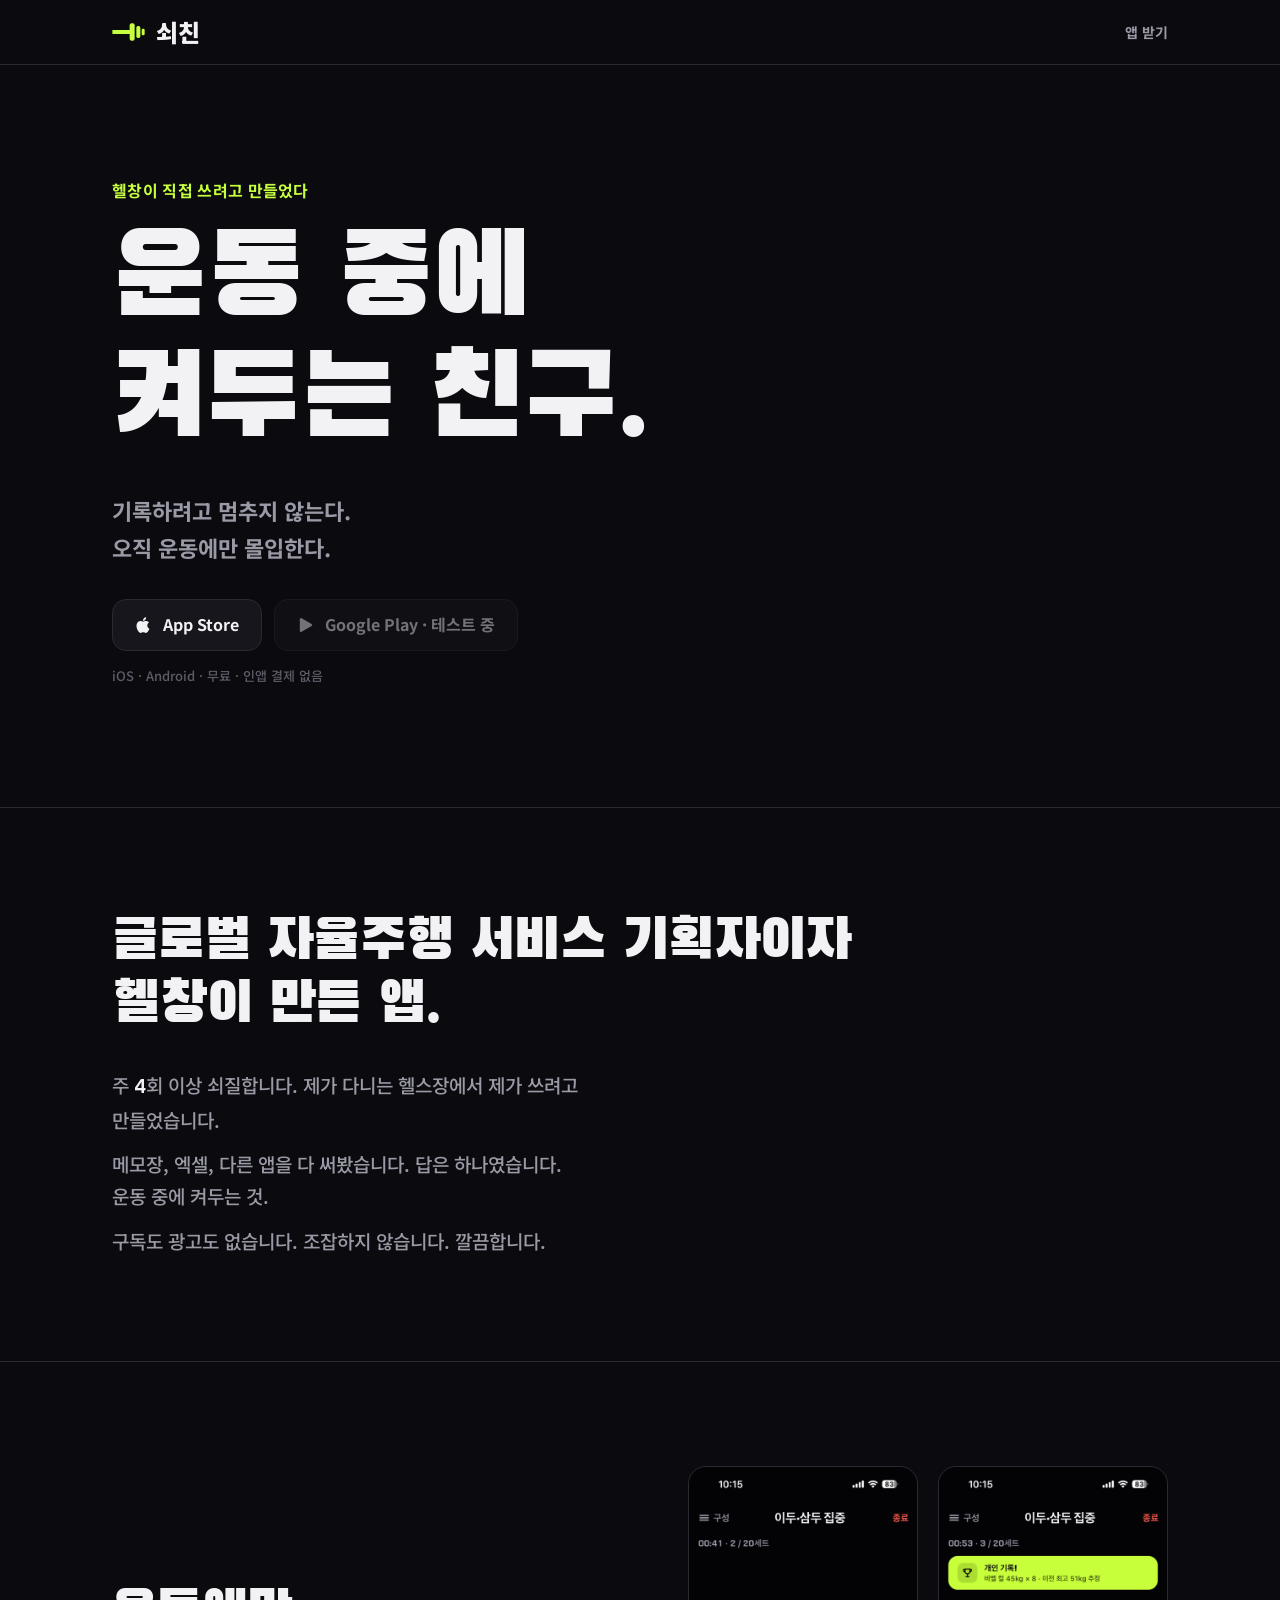
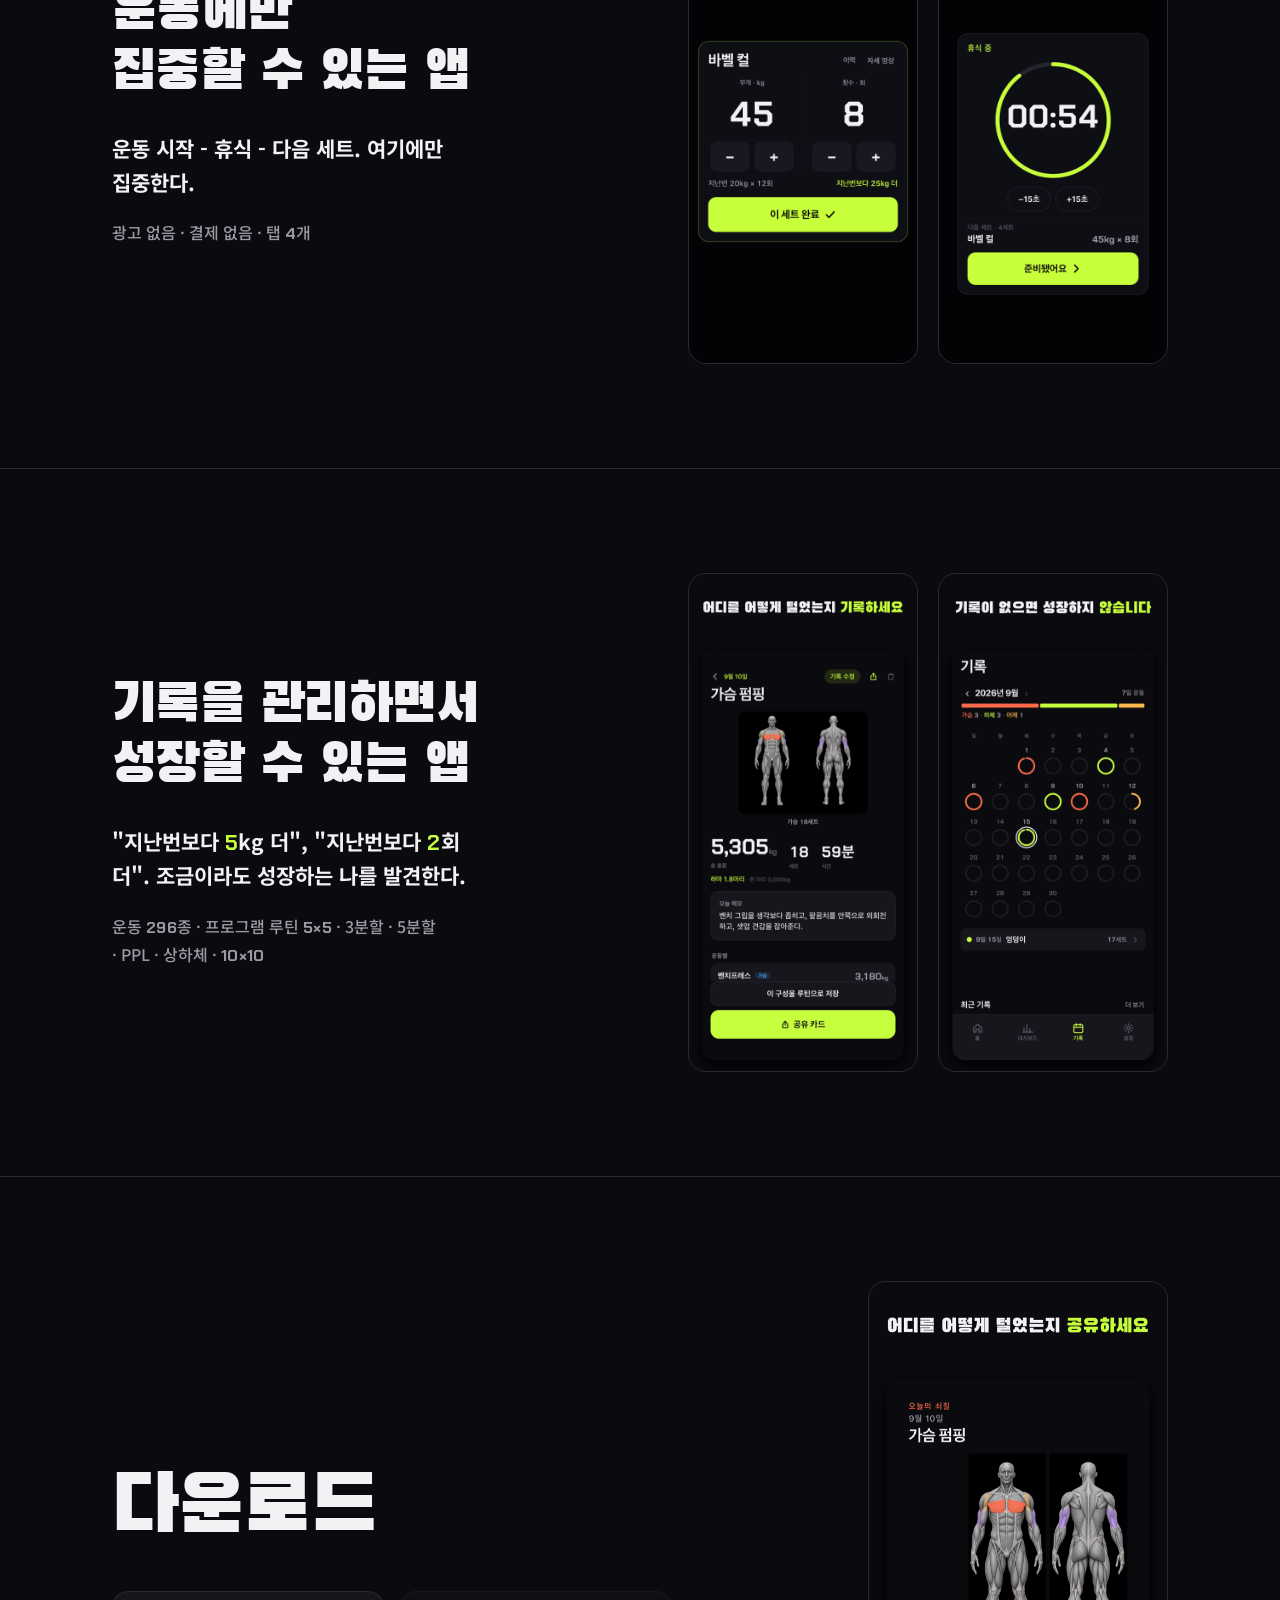
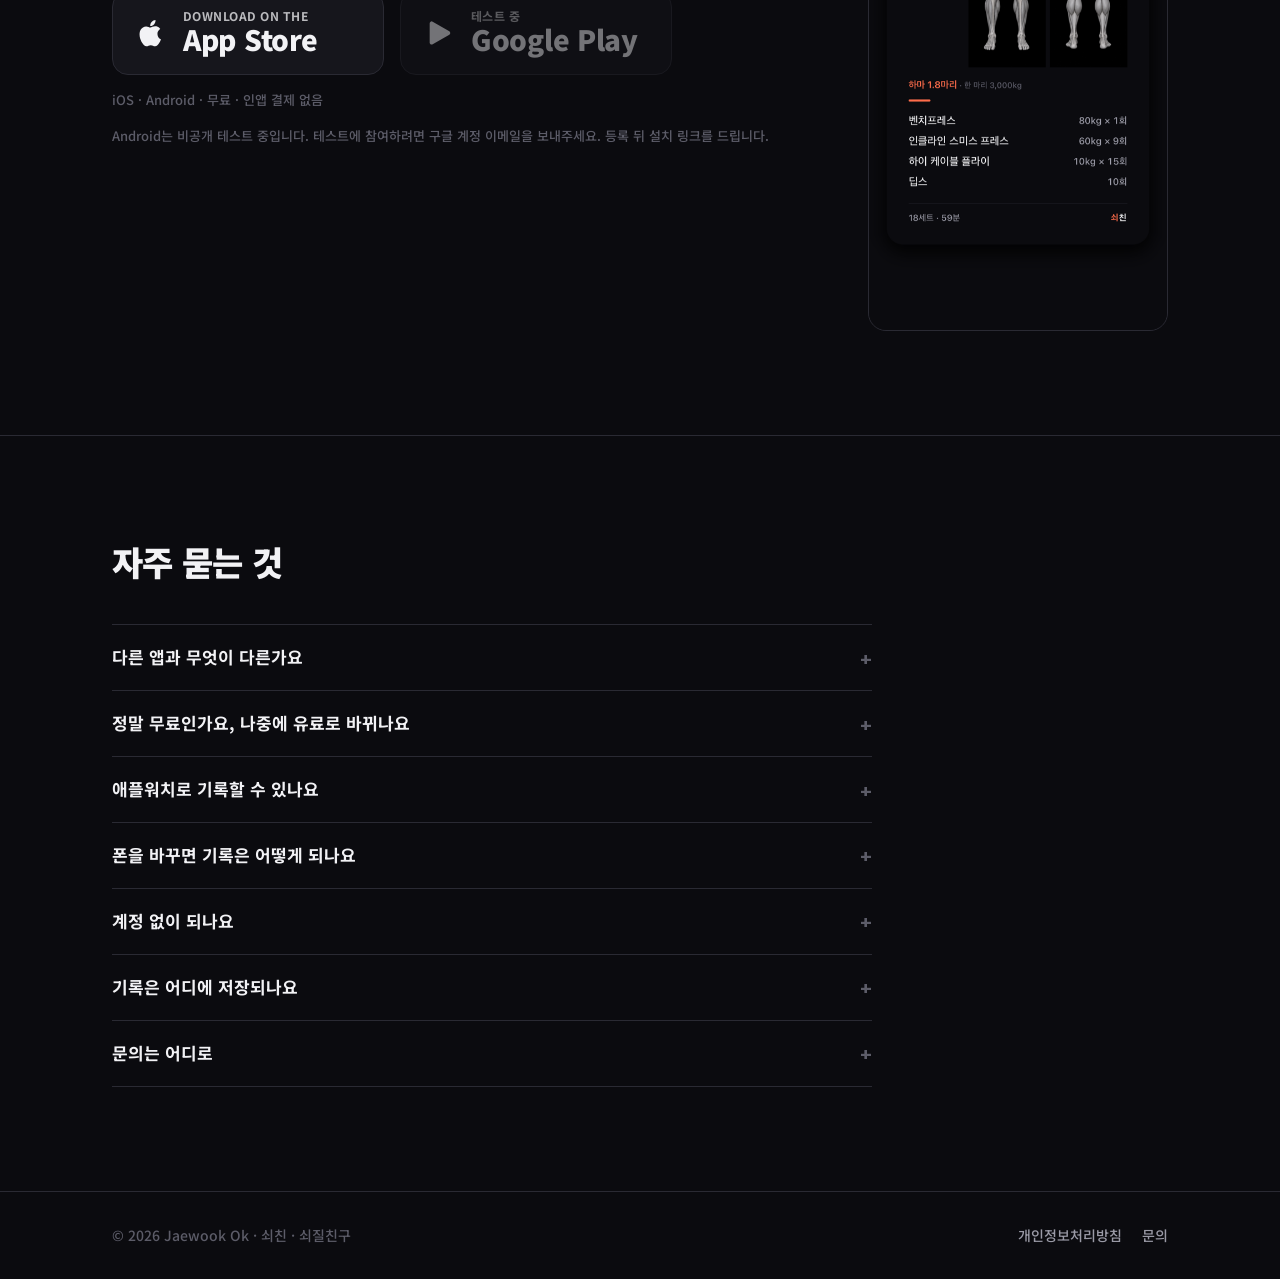
<file: index.html>
<!DOCTYPE html>
<html lang="ko">
<head>
  <meta charset="utf-8">
  <meta name="viewport" content="width=device-width, initial-scale=1">
  <title>쇠친 — 운동 중에 켜두는 친구</title>
  <meta name="description" content="기록하려고 멈추지 않는다. 오직 운동에만 몰입한다. 운동하는 동안 같이 뛰는 헬스 운동일지 앱, 쇠친(쇠질친구). 광고 없음, 결제 없음, 계정 선택.">
  <meta name="theme-color" content="#0B0B0F">
  <link rel="icon" type="image/png" sizes="512x512" href="assets/icon-512.png">
  <link rel="apple-touch-icon" sizes="180x180" href="assets/apple-touch-icon.png">

  <!-- OG: 배포 후 og:image·og:url을 절대 URL(https://도메인/assets/og.png)로 바꾼다. 상대 경로는 대부분의 미리보기가 못 읽는다. -->
  <meta property="og:type" content="website">
  <meta property="og:site_name" content="쇠친 · 쇠질친구">
  <meta property="og:title" content="쇠친 — 운동 중에 켜두는 친구">
  <meta property="og:description" content="기록하려고 멈추지 않는다. 오직 운동에만 몰입한다. 운동하는 동안 같이 뛰는 헬스 운동일지 앱.">
  <meta property="og:image" content="https://ironpal.kr/assets/og.png">
  <meta property="og:image:width" content="1200">
  <meta property="og:image:height" content="630">
  <meta property="og:locale" content="ko_KR">
  <meta name="twitter:card" content="summary_large_image">
  <meta name="twitter:title" content="쇠친 — 운동 중에 켜두는 친구">
  <meta name="twitter:description" content="기록하려고 멈추지 않는다. 오직 운동에만 몰입한다. 운동하는 동안 같이 뛰는 헬스 운동일지 앱.">
  <meta name="twitter:image" content="https://ironpal.kr/assets/og.png">

  <link rel="preconnect" href="https://fonts.googleapis.com">
  <link rel="preconnect" href="https://fonts.gstatic.com" crossorigin>
  <link href="https://fonts.googleapis.com/css2?family=Black+Han+Sans&family=Chakra+Petch:wght@700&family=Noto+Sans+KR:wght@500;700;900&display=swap" rel="stylesheet">
  <link rel="stylesheet" href="styles.css">
</head>
<body>

  <header class="site-header">
    <div class="wrap">
      <a class="wordmark" href="./" aria-label="쇠친 홈"><svg class="mark" viewBox="0 0 100 60" width="34" height="20" aria-hidden="true"><rect x="0" y="24" width="56" height="12" rx="2"/><rect x="52" y="4" width="15" height="52" rx="6"/><rect x="72" y="12" width="12" height="36" rx="5"/><rect x="88" y="20" width="9" height="20" rx="4"/></svg>쇠친</a>
      <nav><a href="#download">앱 받기</a></nav>
    </div>
  </header>

  <main>

    <section class="hero" aria-labelledby="hero-title">
      <div class="wrap">
        <p class="kicker">헬창이 직접 쓰려고 만들었다</p>
        <h1 id="hero-title">운동 중에<br>켜두는 친구.</h1>
        <p class="sub">기록하려고 멈추지 않는다.<br>오직 운동에만 몰입한다.</p>
        <div class="cta-row">
          <!-- [출시 후 링크] App Store 링크로 교체: https://apps.apple.com/kr/app/idXXXXXXXXXX -->
          <a class="store-link store-btn" href="https://apps.apple.com/kr/app/id6820119682"><svg class="store-mark" viewBox="0 0 24 24" width="18" height="18" aria-hidden="true" focusable="false"><path fill="currentColor" d="M16.365 12.77c-.026-2.66 2.174-3.94 2.273-4.003-1.238-1.81-3.164-2.058-3.85-2.086-1.64-.166-3.2.966-4.032.966-.83 0-2.114-.943-3.474-.917-1.787.026-3.435 1.04-4.355 2.64-1.857 3.22-.475 7.99 1.334 10.607.884 1.28 1.937 2.72 3.32 2.668 1.332-.053 1.836-.862 3.447-.862 1.61 0 2.063.862 3.474.836 1.435-.027 2.344-1.303 3.222-2.588 1.014-1.487 1.432-2.928 1.457-3.003-.032-.014-2.797-1.073-2.816-4.258zM13.71 4.95c.735-.89 1.23-2.128 1.095-3.36-1.058.043-2.34.705-3.1 1.594-.68.787-1.276 2.047-1.116 3.256 1.18.092 2.386-.6 3.12-1.49z"/></svg><span class="store-label">App Store</span></a>
          <!-- [출시 후 링크] Google Play 링크로 교체: https://play.google.com/store/apps/details?id=com.jay.ironlog -->
          <span class="store-link store-btn is-soon" aria-disabled="true" title="Google Play는 비공개 테스트 중"><svg class="store-mark" viewBox="0 0 24 24" width="18" height="18" aria-hidden="true" focusable="false"><path fill="currentColor" d="M4.5 2.9a1.6 1.6 0 0 1 1.65.05l13.3 7.7a1.6 1.6 0 0 1 0 2.7l-13.3 7.7A1.6 1.6 0 0 1 3.75 20V4.25c0-.55.28-1.06.75-1.35z"/></svg><span class="store-label">Google Play · 테스트 중</span></span>
        </div>
        <p class="note">iOS · Android · 무료 · 인앱 결제 없음</p>
      </div>
    </section>

    <section id="maker" aria-labelledby="maker-title">
      <div class="wrap">
        <h2 id="maker-title">글로벌 자율주행 서비스 기획자이자<br>헬창이 만든 앱.</h2>
        <div class="maker-body">
          <p>주 <span class="num">4</span>회 이상 쇠질합니다. 제가 다니는 헬스장에서 제가 쓰려고 만들었습니다.</p>
          <p>메모장, 엑셀, 다른 앱을 다 써봤습니다. 답은 하나였습니다. 운동 중에 켜두는 것.</p>
          <p>구독도 광고도 없습니다. 조잡하지 않습니다. 깔끔합니다.</p>
        </div>
      </div>
    </section>

    <section class="pitch" id="focus" aria-labelledby="focus-title">
      <div class="wrap">
        <div class="pitch-text">
          <h2 id="focus-title">운동에만<br>집중할 수 있는 앱</h2>
          <p class="proof">운동 시작 - 휴식 - 다음 세트. 여기에만 집중한다.</p>
          <p class="facts">광고 없음 · 결제 없음 · 탭 <span class="num">4</span>개</p>
        </div>
        <div class="frames">
          <figure class="frame"><img src="assets/01-focus.png" width="540" height="1170" alt="몰입 화면. 바벨 컬 45kg 8회, 지난번보다 25kg 더, 이 세트 완료 버튼" fetchpriority="high"></figure>
          <figure class="frame"><img src="assets/02-rest.png" width="540" height="1170" alt="휴식 링 화면. 개인 기록 배너, 남은 휴식 54초, 다음 세트 바벨 컬 45kg 8회" loading="lazy"></figure>
        </div>
      </div>
    </section>

    <section class="pitch" id="grow" aria-labelledby="grow-title">
      <div class="wrap">
        <div class="pitch-text">
          <h2 id="grow-title">기록을 관리하면서<br>성장할 수 있는 앱</h2>
          <p class="proof">"지난번보다 <span class="num">5</span>kg 더", "지난번보다 <span class="num">2</span>회 더". 조금이라도 성장하는 나를 발견한다.</p>
          <p class="facts">운동 <span class="num">296</span>종 · 프로그램 루틴 <span class="num">5×5</span> · 3분할 · 5분할 · PPL · 상하체 · <span class="num">10×10</span></p>
        </div>
        <div class="frames">
          <figure class="frame"><img src="assets/03-summary.png" width="540" height="1170" alt="요약 화면. 인체도에 오늘 한 근육이 칠해진 모습과 총 볼륨" loading="lazy"></figure>
          <figure class="frame"><img src="assets/07-calendar.png" width="540" height="1170" alt="기록 달력. 날짜마다 부위 색 링, 내 3대 합계" loading="lazy"></figure>
        </div>
      </div>
    </section>


    <section id="download" aria-labelledby="download-title">
      <div class="wrap">
        <div class="download-text">
          <h2 id="download-title">다운로드</h2>
          <div class="store-row">
            <!-- [출시 후 링크] App Store 링크로 교체: https://apps.apple.com/kr/app/idXXXXXXXXXX -->
            <a class="store-link store" href="https://apps.apple.com/kr/app/id6820119682"><svg class="store-mark" viewBox="0 0 24 24" width="18" height="18" aria-hidden="true" focusable="false"><path fill="currentColor" d="M16.365 12.77c-.026-2.66 2.174-3.94 2.273-4.003-1.238-1.81-3.164-2.058-3.85-2.086-1.64-.166-3.2.966-4.032.966-.83 0-2.114-.943-3.474-.917-1.787.026-3.435 1.04-4.355 2.64-1.857 3.22-.475 7.99 1.334 10.607.884 1.28 1.937 2.72 3.32 2.668 1.332-.053 1.836-.862 3.447-.862 1.61 0 2.063.862 3.474.836 1.435-.027 2.344-1.303 3.222-2.588 1.014-1.487 1.432-2.928 1.457-3.003-.032-.014-2.797-1.073-2.816-4.258zM13.71 4.95c.735-.89 1.23-2.128 1.095-3.36-1.058.043-2.34.705-3.1 1.594-.68.787-1.276 2.047-1.116 3.256 1.18.092 2.386-.6 3.12-1.49z"/></svg><span class="store-text"><span class="store-k">Download on the</span><span class="store-n">App Store</span></span></a>
            <!-- [출시 후 링크] Google Play 링크로 교체: https://play.google.com/store/apps/details?id=com.jay.ironlog -->
            <span class="store-link store is-soon" aria-disabled="true" title="Google Play는 비공개 테스트 중"><svg class="store-mark" viewBox="0 0 24 24" width="18" height="18" aria-hidden="true" focusable="false"><path fill="currentColor" d="M4.5 2.9a1.6 1.6 0 0 1 1.65.05l13.3 7.7a1.6 1.6 0 0 1 0 2.7l-13.3 7.7A1.6 1.6 0 0 1 3.75 20V4.25c0-.55.28-1.06.75-1.35z"/></svg><span class="store-text"><span class="store-k">테스트 중</span><span class="store-n">Google Play</span></span></span>
          </div>
          <p class="note">iOS · Android · 무료 · 인앱 결제 없음</p>
          <p class="note">Android는 비공개 테스트 중입니다. 테스트에 참여하려면 <a href="mailto:joyglobal0906@gmail.com?subject=%EC%87%A0%EC%B9%9C%20%EC%95%88%EB%93%9C%EB%A1%9C%EC%9D%B4%EB%93%9C%20%ED%85%8C%EC%8A%A4%ED%84%B0%20%EC%8B%A0%EC%B2%AD">구글 계정 이메일을 보내주세요</a>. 등록 뒤 설치 링크를 드립니다.</p>
        </div>
        <figure class="frame download-frame"><img src="assets/04-share.png" width="540" height="1170" alt="공유 카드. 앞·뒤 인체도가 들어간 스토리 크기 카드" loading="lazy"></figure>
      </div>
    </section>

    <section id="faq" aria-labelledby="faq-title">
      <div class="wrap">
        <h2 class="section-title" id="faq-title">자주 묻는 것</h2>
        <div class="faq">
          <details>
            <summary>다른 앱과 무엇이 다른가요</summary>
            <p>운동 중 화면이 전부입니다. 지금 할 세트 하나만 크게 보이고, 휴식 타이머가 끝나면 다음 세트를 밀어줍니다. 광고도 구독도 없어서 그 흐름을 끊는 게 없습니다.</p>
          </details>
          <details>
            <summary>정말 무료인가요, 나중에 유료로 바뀌나요</summary>
            <p>오직 하나에만 집중했습니다. 바로 운동에 집중하는 것. 눈에 거슬리는 광고, 구독은 다 뺐습니다. 지난 기록은 몇 달 전 것도 오늘처럼 확인하고 복사하고, 외부로 공유할 수 있습니다.</p>
          </details>
          <details>
            <summary>애플워치로 기록할 수 있나요</summary>
            <p>아직은 폰에서만 됩니다. 휴식 끝 알림은 워치로도 옵니다. 워치 앱은 다음 버전 과제입니다.</p>
          </details>
          <details>
            <summary>폰을 바꾸면 기록은 어떻게 되나요</summary>
            <p>설정에서 Apple이나 Google로 로그인해 두면 새 폰에서 같은 계정으로 로그인하는 순간 기록이 그대로 돌아옵니다. 로그인하지 않았다면 설정 → 데이터에서 기록을 파일로 꺼내 둘 수 있습니다.</p>
          </details>
          <details>
            <summary>계정 없이 되나요</summary>
            <p>됩니다. 모든 기능이 로그인 없이 돌아갑니다. Apple 로그인은 기기를 잃거나 바꿔도 기록이 살아남게 하는 백업 용도이고, 설정 탭에서 선택합니다.</p>
          </details>
          <details>
            <summary>기록은 어디에 저장되나요</summary>
            <p>기기 안의 데이터베이스에 저장됩니다. 로그인하지 않으면 어떤 정보도 기기 밖으로 나가지 않습니다. 로그인하면 운동 세션·세트·루틴·직접 만든 운동이 계정에 묶여 서버(서울 리전)에 백업됩니다. 설정 → 데이터 → AI에게 넘기기나 CSV 내보내기로 언제든 꺼낼 수 있습니다.</p>
          </details>
          <details>
            <summary>문의는 어디로</summary>
            <p><a href="mailto:joyglobal0906@gmail.com">joyglobal0906@gmail.com</a>으로 보내주세요. 버그, 빠진 운동, 별칭 제안 전부 받습니다.</p>
          </details>
        </div>
      </div>
    </section>

  </main>

  <footer class="site-footer">
    <div class="wrap">
      <p>© 2026 Jaewook Ok · 쇠친 · 쇠질친구</p>
      <nav>
        <a href="privacy.html">개인정보처리방침</a>
        <a href="mailto:joyglobal0906@gmail.com">문의</a>
      </nav>
    </div>
  </footer>

</body>
</html>
</file>
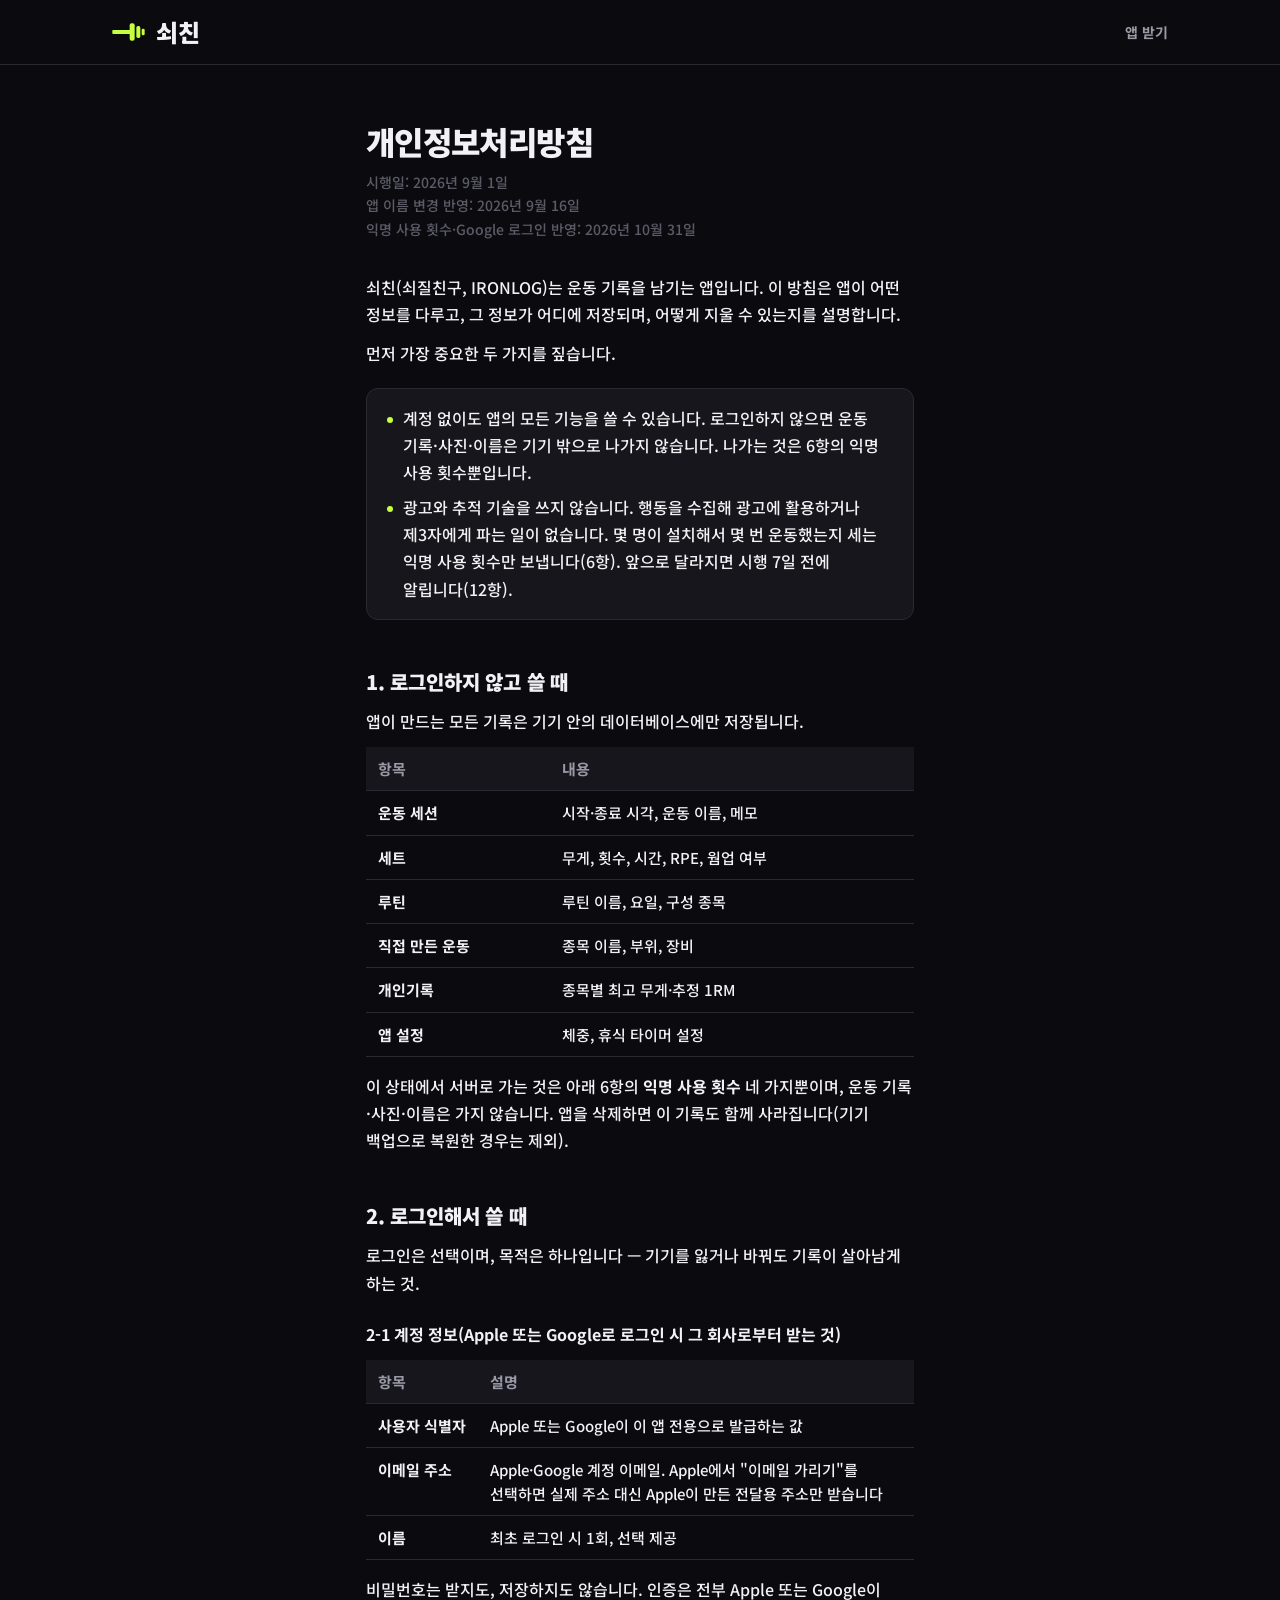
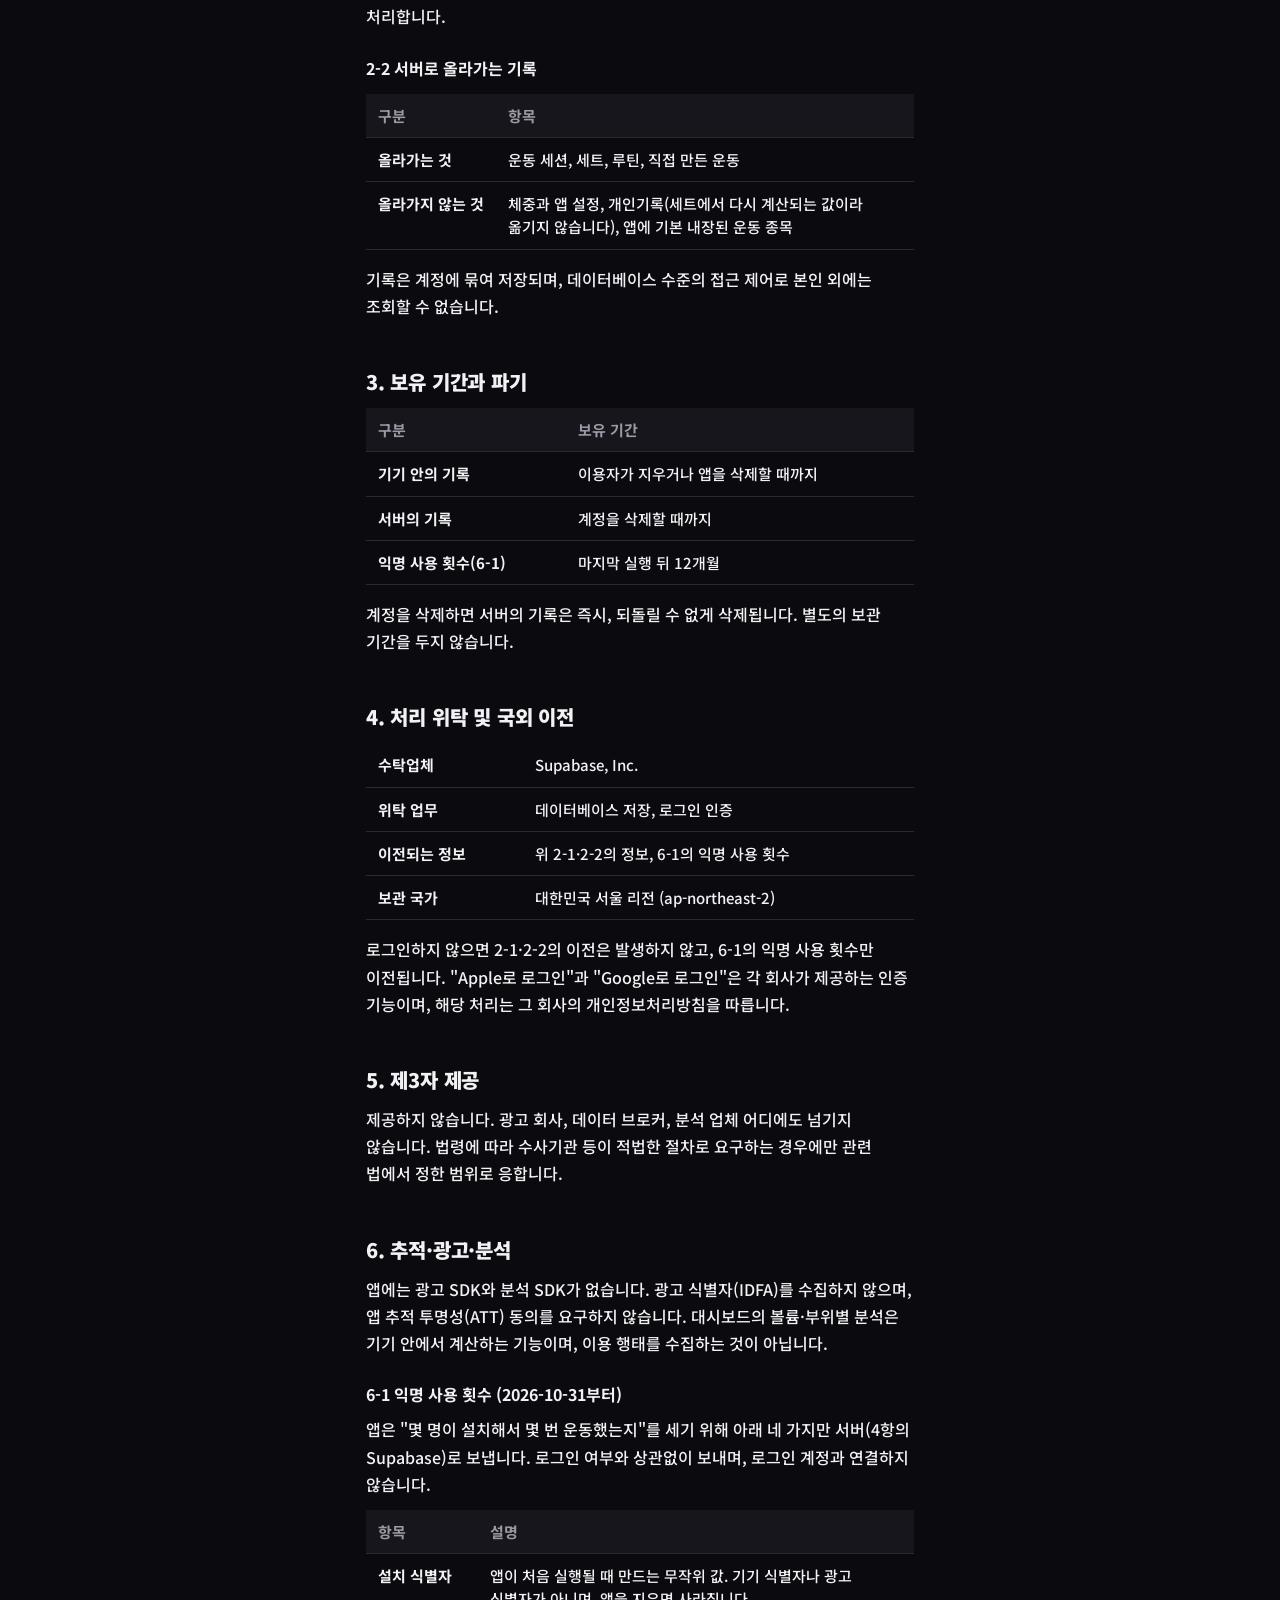
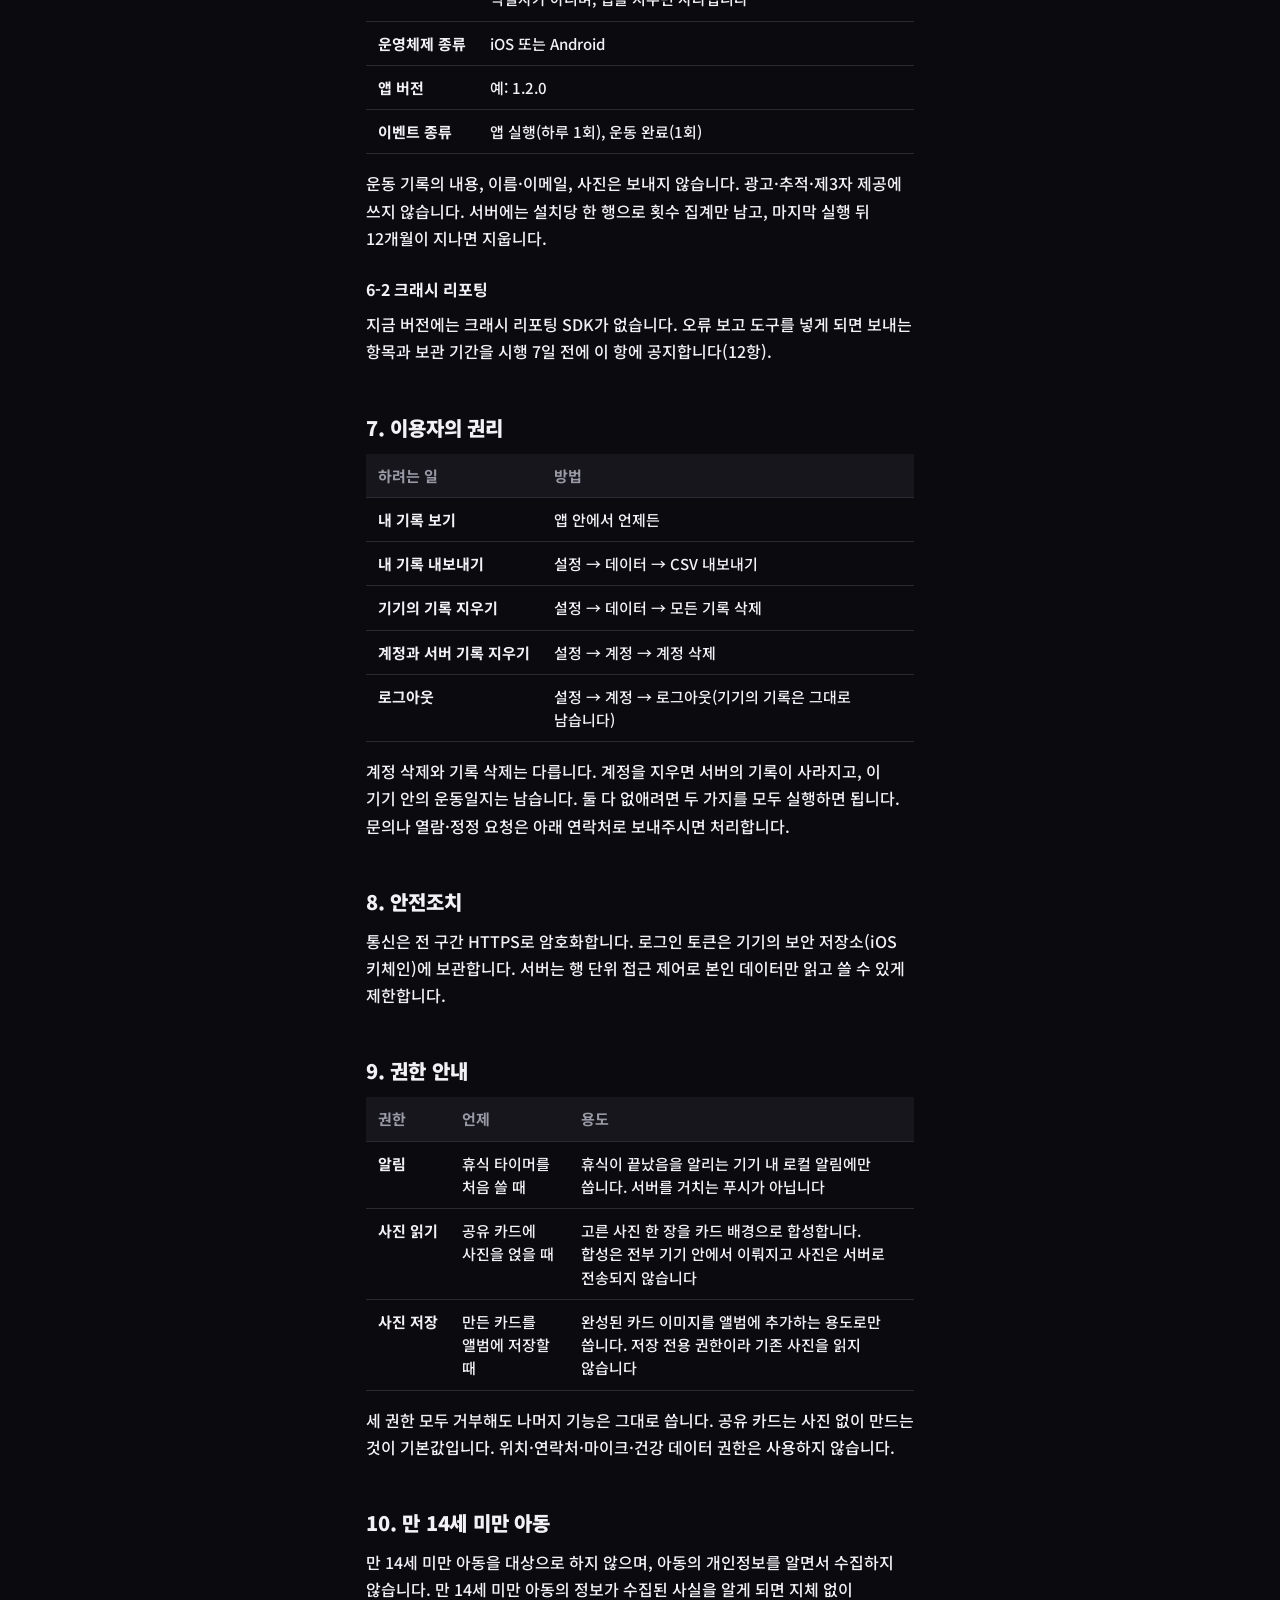
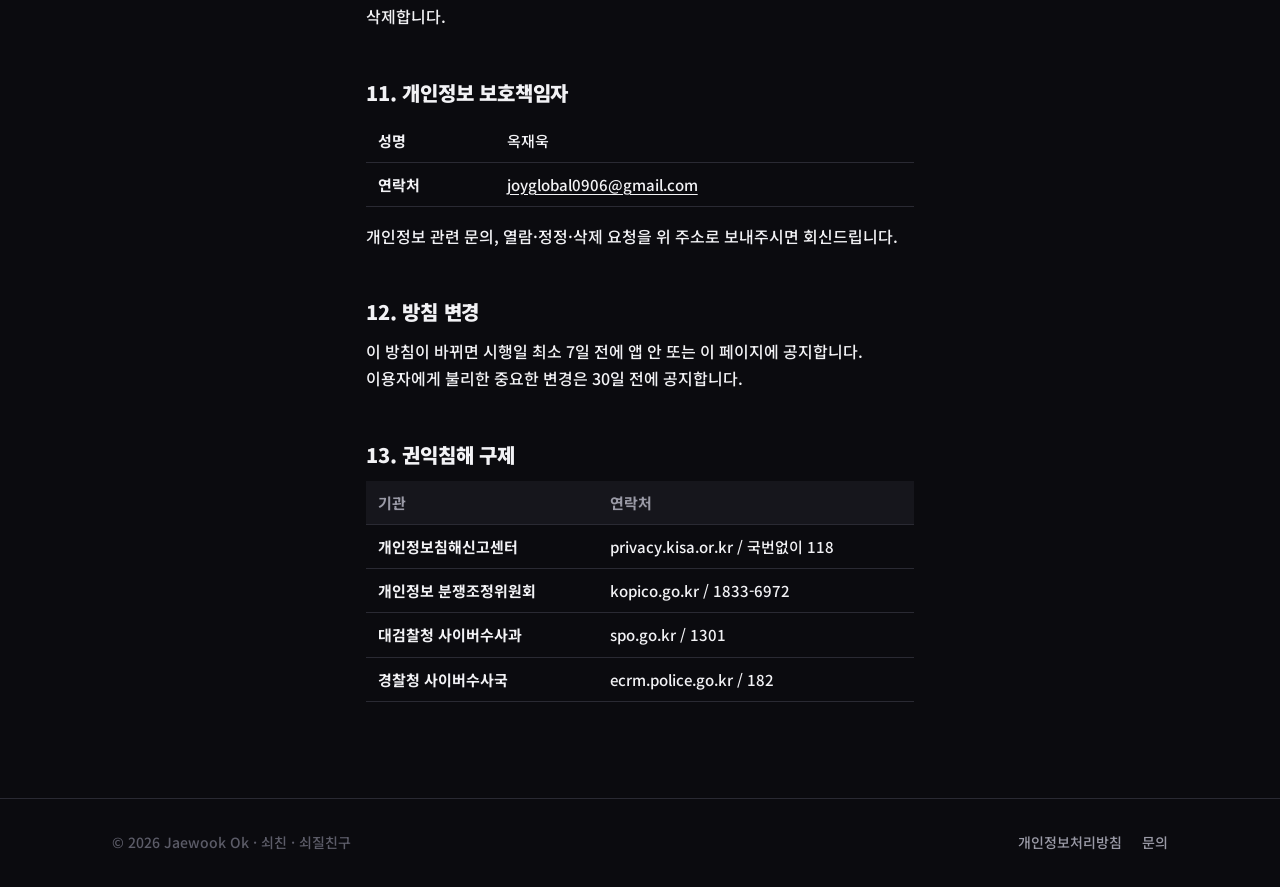
<file: privacy.html>
<!DOCTYPE html>
<html lang="ko">
<head>
  <meta charset="utf-8">
  <meta name="viewport" content="width=device-width, initial-scale=1">
  <title>개인정보처리방침 — 쇠친</title>
  <meta name="description" content="쇠친(쇠질친구, IRONLOG) 개인정보처리방침. 계정 없이 모든 기능을 쓸 수 있고, 로그인하지 않으면 어떤 정보도 기기 밖으로 나가지 않습니다.">
  <meta name="theme-color" content="#0B0B0F">
  <meta name="robots" content="index, follow">
  <link rel="icon" type="image/png" sizes="512x512" href="assets/icon-512.png">
  <link rel="apple-touch-icon" sizes="180x180" href="assets/apple-touch-icon.png">
  <meta property="og:type" content="article">
  <meta property="og:site_name" content="쇠친 · 쇠질친구">
  <meta property="og:title" content="개인정보처리방침 — 쇠친">
  <meta property="og:description" content="계정 없이 모든 기능을 쓸 수 있고, 로그인하지 않으면 어떤 정보도 기기 밖으로 나가지 않습니다.">
  <meta property="og:image" content="https://ironpal.kr/assets/og.png">
  <meta property="og:locale" content="ko_KR">
  <link rel="preconnect" href="https://fonts.googleapis.com">
  <link rel="preconnect" href="https://fonts.gstatic.com" crossorigin>
  <link href="https://fonts.googleapis.com/css2?family=Chakra+Petch:wght@700&family=Noto+Sans+KR:wght@500;700;900&display=swap" rel="stylesheet">
  <link rel="stylesheet" href="styles.css">
</head>
<body>

  <header class="site-header">
    <div class="wrap">
      <a class="wordmark" href="./" aria-label="쇠친 홈"><svg class="mark" viewBox="0 0 100 60" width="34" height="20" aria-hidden="true"><rect x="0" y="24" width="56" height="12" rx="2"/><rect x="52" y="4" width="15" height="52" rx="6"/><rect x="72" y="12" width="12" height="36" rx="5"/><rect x="88" y="20" width="9" height="20" rx="4"/></svg>쇠친</a>
      <nav><a href="./#download">앱 받기</a></nav>
    </div>
  </header>

  <main class="doc">
    <h1>개인정보처리방침</h1>
    <p class="meta">
      <span>시행일: 2026년 9월 1일</span>
      <span>앱 이름 변경 반영: 2026년 9월 16일</span>
      <span>익명 사용 횟수·Google 로그인 반영: 2026년 10월 31일</span>
    </p>

    <p>쇠친(쇠질친구, IRONLOG)는 운동 기록을 남기는 앱입니다. 이 방침은 앱이 어떤 정보를 다루고, 그 정보가 어디에 저장되며, 어떻게 지울 수 있는지를 설명합니다.</p>
    <p>먼저 가장 중요한 두 가지를 짚습니다.</p>
    <ul class="key">
      <li>계정 없이도 앱의 모든 기능을 쓸 수 있습니다. 로그인하지 않으면 운동 기록·사진·이름은 기기 밖으로 나가지 않습니다. 나가는 것은 6항의 익명 사용 횟수뿐입니다.</li>
      <li>광고와 추적 기술을 쓰지 않습니다. 행동을 수집해 광고에 활용하거나 제3자에게 파는 일이 없습니다. 몇 명이 설치해서 몇 번 운동했는지 세는 익명 사용 횟수만 보냅니다(6항). 앞으로 달라지면 시행 7일 전에 알립니다(12항).</li>
    </ul>

    <h2 id="s1">1. 로그인하지 않고 쓸 때</h2>
    <p>앱이 만드는 모든 기록은 기기 안의 데이터베이스에만 저장됩니다.</p>
    <div class="table-wrap">
      <table>
        <thead><tr><th>항목</th><th>내용</th></tr></thead>
        <tbody>
          <tr><td>운동 세션</td><td>시작·종료 시각, 운동 이름, 메모</td></tr>
          <tr><td>세트</td><td>무게, 횟수, 시간, RPE, 웜업 여부</td></tr>
          <tr><td>루틴</td><td>루틴 이름, 요일, 구성 종목</td></tr>
          <tr><td>직접 만든 운동</td><td>종목 이름, 부위, 장비</td></tr>
          <tr><td>개인기록</td><td>종목별 최고 무게·추정 1RM</td></tr>
          <tr><td>앱 설정</td><td>체중, 휴식 타이머 설정</td></tr>
        </tbody>
      </table>
    </div>
    <p>이 상태에서 서버로 가는 것은 아래 6항의 <strong>익명 사용 횟수</strong> 네 가지뿐이며, 운동 기록·사진·이름은 가지 않습니다. 앱을 삭제하면 이 기록도 함께 사라집니다(기기 백업으로 복원한 경우는 제외).</p>

    <h2 id="s2">2. 로그인해서 쓸 때</h2>
    <p>로그인은 선택이며, 목적은 하나입니다 — 기기를 잃거나 바꿔도 기록이 살아남게 하는 것.</p>

    <h3>2-1 계정 정보(Apple 또는 Google로 로그인 시 그 회사로부터 받는 것)</h3>
    <div class="table-wrap">
      <table>
        <thead><tr><th>항목</th><th>설명</th></tr></thead>
        <tbody>
          <tr><td>사용자 식별자</td><td>Apple 또는 Google이 이 앱 전용으로 발급하는 값</td></tr>
          <tr><td>이메일 주소</td><td>Apple·Google 계정 이메일. Apple에서 "이메일 가리기"를 선택하면 실제 주소 대신 Apple이 만든 전달용 주소만 받습니다</td></tr>
          <tr><td>이름</td><td>최초 로그인 시 1회, 선택 제공</td></tr>
        </tbody>
      </table>
    </div>
    <p>비밀번호는 받지도, 저장하지도 않습니다. 인증은 전부 Apple 또는 Google이 처리합니다.</p>

    <h3>2-2 서버로 올라가는 기록</h3>
    <div class="table-wrap">
      <table>
        <thead><tr><th>구분</th><th>항목</th></tr></thead>
        <tbody>
          <tr><td>올라가는 것</td><td>운동 세션, 세트, 루틴, 직접 만든 운동</td></tr>
          <tr><td>올라가지 않는 것</td><td>체중과 앱 설정, 개인기록(세트에서 다시 계산되는 값이라 옮기지 않습니다), 앱에 기본 내장된 운동 종목</td></tr>
        </tbody>
      </table>
    </div>
    <p>기록은 계정에 묶여 저장되며, 데이터베이스 수준의 접근 제어로 본인 외에는 조회할 수 없습니다.</p>

    <h2 id="s3">3. 보유 기간과 파기</h2>
    <div class="table-wrap">
      <table>
        <thead><tr><th>구분</th><th>보유 기간</th></tr></thead>
        <tbody>
          <tr><td>기기 안의 기록</td><td>이용자가 지우거나 앱을 삭제할 때까지</td></tr>
          <tr><td>서버의 기록</td><td>계정을 삭제할 때까지</td></tr>
          <tr><td>익명 사용 횟수(6-1)</td><td>마지막 실행 뒤 12개월</td></tr>
        </tbody>
      </table>
    </div>
    <p>계정을 삭제하면 서버의 기록은 즉시, 되돌릴 수 없게 삭제됩니다. 별도의 보관 기간을 두지 않습니다.</p>

    <h2 id="s4">4. 처리 위탁 및 국외 이전</h2>
    <div class="table-wrap">
      <table>
        <tbody>
          <tr><td>수탁업체</td><td>Supabase, Inc.</td></tr>
          <tr><td>위탁 업무</td><td>데이터베이스 저장, 로그인 인증</td></tr>
          <tr><td>이전되는 정보</td><td>위 2-1·2-2의 정보, 6-1의 익명 사용 횟수</td></tr>
          <tr><td>보관 국가</td><td>대한민국 서울 리전 (ap-northeast-2)</td></tr>
        </tbody>
      </table>
    </div>
    <p>로그인하지 않으면 2-1·2-2의 이전은 발생하지 않고, 6-1의 익명 사용 횟수만 이전됩니다. "Apple로 로그인"과 "Google로 로그인"은 각 회사가 제공하는 인증 기능이며, 해당 처리는 그 회사의 개인정보처리방침을 따릅니다.</p>

    <h2 id="s5">5. 제3자 제공</h2>
    <p>제공하지 않습니다. 광고 회사, 데이터 브로커, 분석 업체 어디에도 넘기지 않습니다. 법령에 따라 수사기관 등이 적법한 절차로 요구하는 경우에만 관련 법에서 정한 범위로 응합니다.</p>

    <h2 id="s6">6. 추적·광고·분석</h2>
    <p>앱에는 광고 SDK와 분석 SDK가 없습니다. 광고 식별자(IDFA)를 수집하지 않으며, 앱 추적 투명성(ATT) 동의를 요구하지 않습니다. 대시보드의 볼륨·부위별 분석은 기기 안에서 계산하는 기능이며, 이용 행태를 수집하는 것이 아닙니다.</p>
    <h3>6-1 익명 사용 횟수 (2026-10-31부터)</h3>
    <p>앱은 "몇 명이 설치해서 몇 번 운동했는지"를 세기 위해 아래 네 가지만 서버(4항의 Supabase)로 보냅니다. 로그인 여부와 상관없이 보내며, 로그인 계정과 연결하지 않습니다.</p>
    <div class="table-wrap">
      <table>
        <thead><tr><th>항목</th><th>설명</th></tr></thead>
        <tbody>
          <tr><td>설치 식별자</td><td>앱이 처음 실행될 때 만드는 무작위 값. 기기 식별자나 광고 식별자가 아니며, 앱을 지우면 사라집니다</td></tr>
          <tr><td>운영체제 종류</td><td>iOS 또는 Android</td></tr>
          <tr><td>앱 버전</td><td>예: 1.2.0</td></tr>
          <tr><td>이벤트 종류</td><td>앱 실행(하루 1회), 운동 완료(1회)</td></tr>
        </tbody>
      </table>
    </div>
    <p>운동 기록의 내용, 이름·이메일, 사진은 보내지 않습니다. 광고·추적·제3자 제공에 쓰지 않습니다. 서버에는 설치당 한 행으로 횟수 집계만 남고, 마지막 실행 뒤 12개월이 지나면 지웁니다.</p>
    <h3>6-2 크래시 리포팅</h3>
    <p>지금 버전에는 크래시 리포팅 SDK가 없습니다. 오류 보고 도구를 넣게 되면 보내는 항목과 보관 기간을 시행 7일 전에 이 항에 공지합니다(12항).</p>

    <h2 id="s7">7. 이용자의 권리</h2>
    <div class="table-wrap">
      <table>
        <thead><tr><th>하려는 일</th><th>방법</th></tr></thead>
        <tbody>
          <tr><td>내 기록 보기</td><td>앱 안에서 언제든</td></tr>
          <tr><td>내 기록 내보내기</td><td>설정 → 데이터 → CSV 내보내기</td></tr>
          <tr><td>기기의 기록 지우기</td><td>설정 → 데이터 → 모든 기록 삭제</td></tr>
          <tr><td>계정과 서버 기록 지우기</td><td>설정 → 계정 → 계정 삭제</td></tr>
          <tr><td>로그아웃</td><td>설정 → 계정 → 로그아웃(기기의 기록은 그대로 남습니다)</td></tr>
        </tbody>
      </table>
    </div>
    <p>계정 삭제와 기록 삭제는 다릅니다. 계정을 지우면 서버의 기록이 사라지고, 이 기기 안의 운동일지는 남습니다. 둘 다 없애려면 두 가지를 모두 실행하면 됩니다. 문의나 열람·정정 요청은 아래 연락처로 보내주시면 처리합니다.</p>

    <h2 id="s8">8. 안전조치</h2>
    <p>통신은 전 구간 HTTPS로 암호화합니다. 로그인 토큰은 기기의 보안 저장소(iOS 키체인)에 보관합니다. 서버는 행 단위 접근 제어로 본인 데이터만 읽고 쓸 수 있게 제한합니다.</p>

    <h2 id="s9">9. 권한 안내</h2>
    <div class="table-wrap">
      <table class="stack">
        <thead><tr><th>권한</th><th>언제</th><th>용도</th></tr></thead>
        <tbody>
          <tr><td data-label="권한">알림</td><td data-label="언제">휴식 타이머를 처음 쓸 때</td><td data-label="용도">휴식이 끝났음을 알리는 기기 내 로컬 알림에만 씁니다. 서버를 거치는 푸시가 아닙니다</td></tr>
          <tr><td data-label="권한">사진 읽기</td><td data-label="언제">공유 카드에 사진을 얹을 때</td><td data-label="용도">고른 사진 한 장을 카드 배경으로 합성합니다. 합성은 전부 기기 안에서 이뤄지고 사진은 서버로 전송되지 않습니다</td></tr>
          <tr><td data-label="권한">사진 저장</td><td data-label="언제">만든 카드를 앨범에 저장할 때</td><td data-label="용도">완성된 카드 이미지를 앨범에 추가하는 용도로만 씁니다. 저장 전용 권한이라 기존 사진을 읽지 않습니다</td></tr>
        </tbody>
      </table>
    </div>
    <p>세 권한 모두 거부해도 나머지 기능은 그대로 씁니다. 공유 카드는 사진 없이 만드는 것이 기본값입니다. 위치·연락처·마이크·건강 데이터 권한은 사용하지 않습니다.</p>

    <h2 id="s10">10. 만 14세 미만 아동</h2>
    <p>만 14세 미만 아동을 대상으로 하지 않으며, 아동의 개인정보를 알면서 수집하지 않습니다. 만 14세 미만 아동의 정보가 수집된 사실을 알게 되면 지체 없이 삭제합니다.</p>

    <h2 id="s11">11. 개인정보 보호책임자</h2>
    <div class="table-wrap">
      <table>
        <tbody>
          <tr><td>성명</td><td>옥재욱</td></tr>
          <tr><td>연락처</td><td><a href="mailto:joyglobal0906@gmail.com">joyglobal0906@gmail.com</a></td></tr>
        </tbody>
      </table>
    </div>
    <p>개인정보 관련 문의, 열람·정정·삭제 요청을 위 주소로 보내주시면 회신드립니다.</p>

    <h2 id="s12">12. 방침 변경</h2>
    <p>이 방침이 바뀌면 시행일 최소 7일 전에 앱 안 또는 이 페이지에 공지합니다. 이용자에게 불리한 중요한 변경은 30일 전에 공지합니다.</p>

    <h2 id="s13">13. 권익침해 구제</h2>
    <div class="table-wrap">
      <table>
        <thead><tr><th>기관</th><th>연락처</th></tr></thead>
        <tbody>
          <tr><td>개인정보침해신고센터</td><td>privacy.kisa.or.kr / 국번없이 118</td></tr>
          <tr><td>개인정보 분쟁조정위원회</td><td>kopico.go.kr / 1833-6972</td></tr>
          <tr><td>대검찰청 사이버수사과</td><td>spo.go.kr / 1301</td></tr>
          <tr><td>경찰청 사이버수사국</td><td>ecrm.police.go.kr / 182</td></tr>
        </tbody>
      </table>
    </div>
  </main>

  <footer class="site-footer">
    <div class="wrap">
      <p>© 2026 Jaewook Ok · 쇠친 · 쇠질친구</p>
      <nav>
        <a href="privacy.html">개인정보처리방침</a>
        <a href="mailto:joyglobal0906@gmail.com">문의</a>
      </nav>
    </div>
  </footer>

</body>
</html>
</file>
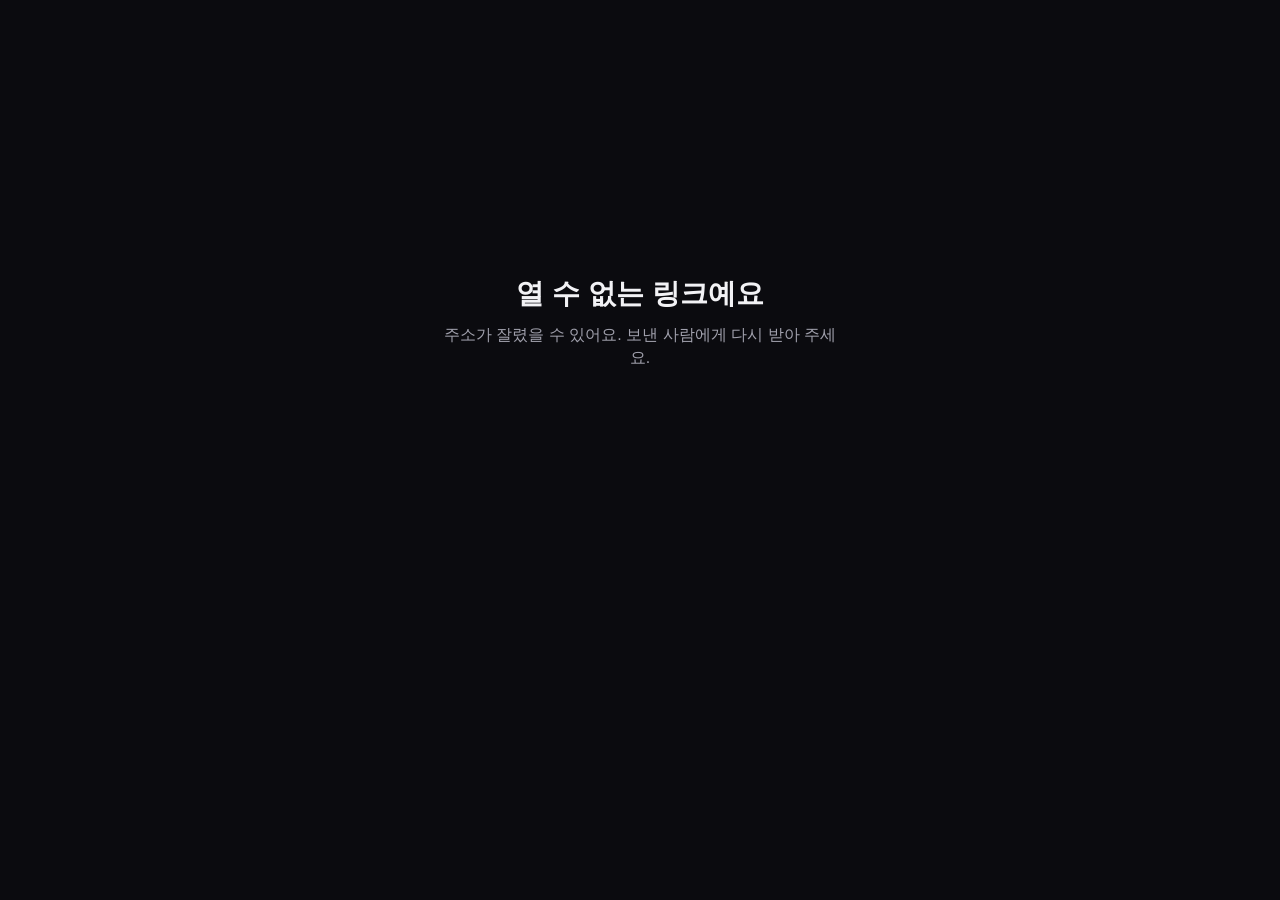
<file: r.html>
<!DOCTYPE html>
<html lang="ko">
<head>
  <meta charset="utf-8">
  <meta name="viewport" content="width=device-width, initial-scale=1, viewport-fit=cover">
  <meta name="robots" content="noindex">
  <meta name="referrer" content="no-referrer">
  <title>받은 운동 — 쇠친</title>
  <meta name="description" content="친구나 코치가 보낸 운동이에요. 쇠친에서 내 계획에 넣을 수 있어요.">
  <meta name="theme-color" content="#0B0B0F">
  <link rel="icon" type="image/png" sizes="512x512" href="assets/icon-512.png">
  <meta property="og:type" content="website">
  <meta property="og:site_name" content="쇠친 · 쇠질친구">
  <meta property="og:title" content="받은 운동이 있어요">
  <meta property="og:description" content="눌러서 보고, 내 계획에 바로 넣으세요.">
  <meta property="og:image" content="https://ironpal.kr/assets/og.png">
  <style>
    :root { --bg:#0B0B0F; --card:#16161C; --alt:#1E1E26; --text:#F2F2F5; --dim:#A0A0AC; --lime:#C6FF3D; --ink:#0B0B0F; }
    * { box-sizing:border-box; margin:0; }
    html { -webkit-text-size-adjust:100%; }
    body { background:var(--bg); color:var(--text); font-family:-apple-system,BlinkMacSystemFont,'Apple SD Gothic Neo','Noto Sans KR',sans-serif; line-height:1.45; min-height:100vh; }
    main { max-width:440px; margin:0 auto; padding:24px 16px calc(176px + env(safe-area-inset-bottom)); }
    .from { color:var(--lime); font-size:14px; font-weight:800; }
    h1 { font-size:28px; font-weight:900; margin-top:4px; overflow-wrap:anywhere; }
    .sum { color:var(--dim); font-size:14px; margin-top:4px; }
    h2 { font-size:15px; font-weight:800; margin:24px 0 8px; overflow-wrap:anywhere; }
    .list { background:var(--card); border-radius:16px; margin-top:16px; overflow:hidden; }
    h2 + .list { margin-top:0; }
    .row { display:flex; justify-content:space-between; gap:12px; padding:13px 16px; border-top:1px solid var(--alt); }
    .row:first-child { border-top:0; }
    .name { font-weight:700; min-width:0; overflow-wrap:anywhere; }
    .spec { color:var(--dim); font-size:14px; white-space:nowrap; font-variant-numeric:tabular-nums; }
    .foot { position:fixed; left:0; right:0; bottom:0; background:linear-gradient(transparent,var(--bg) 18%); padding:24px 16px calc(14px + env(safe-area-inset-bottom)); }
    .foot > div { max-width:408px; margin:0 auto; }
    .btn { display:block; width:100%; text-align:center; text-decoration:none; border-radius:14px; padding:15px; font-size:17px; font-weight:900; }
    .open { background:var(--lime); color:var(--ink); }
    .get { background:var(--alt); color:var(--text); margin-top:8px; font-weight:800; font-size:15px; }
    .note { color:var(--dim); font-size:13px; text-align:center; margin-top:10px; }
    .bad { text-align:center; padding-top:30vh; }
    .bad p { color:var(--dim); margin-top:8px; }
    [hidden] { display:none !important; }
  </style>
</head>
<body>
  <main id="plan" hidden>
    <p class="from" id="from"></p>
    <h1 id="title"></h1>
    <p class="sum" id="sum"></p>
    <div id="days"></div>
  </main>
  <main id="bad" class="bad" hidden>
    <h1>열 수 없는 링크예요</h1>
    <p>주소가 잘렸을 수 있어요. 보낸 사람에게 다시 받아 주세요.</p>
  </main>
  <div class="foot" id="foot" hidden><div>
    <a class="btn open" id="open">쇠친에서 열기</a>
    <a class="btn get" id="get" href="https://apps.apple.com/kr/app/id6820119682">쇠친 받기</a>
    <p class="note" id="note">앱을 받은 뒤 카톡으로 돌아와 이 링크를 한 번 더 눌러 주세요.</p>
  </div></div>
  <script src="assets/shared-plan.js"></script>
  <script>
  (function () {
    var S = window.IronShare;
    function el(tag, cls, text) {
      var n = document.createElement(tag);
      if (cls) n.className = cls;
      if (text != null) n.textContent = text;
      return n;
    }
    var encoded = S.payload();
    var plan = S.read(encoded);
    if (!plan) { document.getElementById('bad').hidden = false; return; }

    document.getElementById('from').textContent = S.fromLine(plan);
    document.getElementById('title').textContent = plan.title;
    document.getElementById('sum').textContent = S.summary(plan);
    var box = document.getElementById('days');
    plan.days.forEach(function (d) {
      if (plan.days.length > 1) box.appendChild(el('h2', '', d.name));
      var list = el('div', 'list');
      d.ex.forEach(function (e) {
        var row = el('div', 'row');
        row.appendChild(el('span', 'name', e.name));
        row.appendChild(el('span', 'spec', S.spec(e)));
        list.appendChild(row);
      });
      box.appendChild(list);
    });
    document.getElementById('plan').hidden = false;
    document.getElementById('foot').hidden = false;
    document.getElementById('open').href = 'ironlog://received?d=' + encoded;

    if (/Android/i.test(navigator.userAgent)) {
      var get = document.getElementById('get');
      get.href = 'https://ironpal.kr/get/';
      get.textContent = '안드로이드 테스트 신청';
      document.getElementById('note').textContent = '안드로이드는 지금 테스트 중이에요. 앱이 있으면 쇠친에서 열기를 눌러 주세요.';
    }
  })();
  </script>
</body>
</html>
</file>
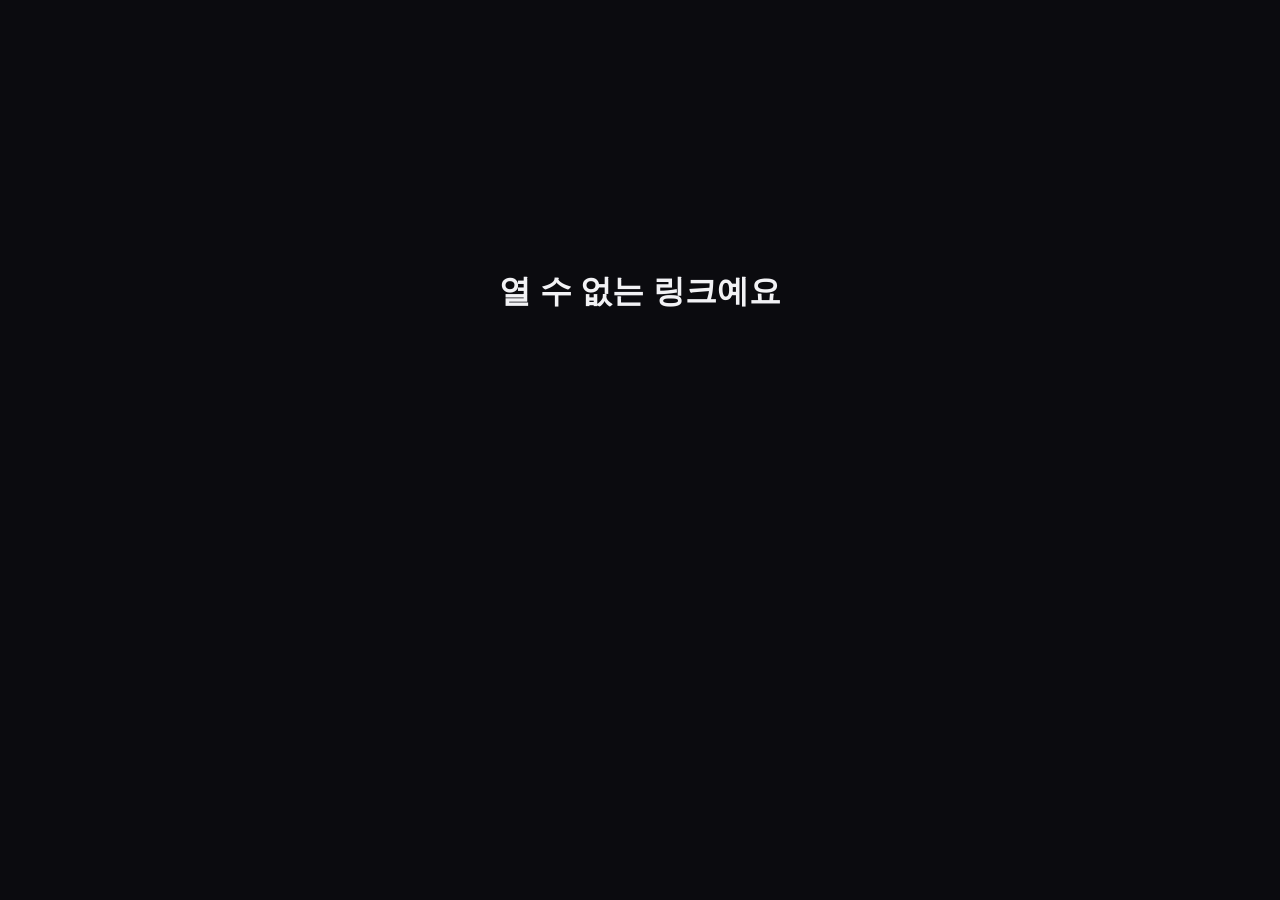
<file: s.html>
<!DOCTYPE html>
<html lang="ko">
<head>
  <meta charset="utf-8">
  <meta name="viewport" content="width=device-width, initial-scale=1, viewport-fit=cover">
  <meta name="robots" content="noindex">
  <meta name="referrer" content="no-referrer">
  <title>운동 보내기 — 쇠친</title>
  <meta name="theme-color" content="#0B0B0F">
  <link rel="icon" type="image/png" sizes="512x512" href="assets/icon-512.png">
  <style>
    :root { --bg:#0B0B0F; --alt:#1E1E26; --text:#F2F2F5; --dim:#A0A0AC; --lime:#C6FF3D; --ink:#0B0B0F; }
    * { box-sizing:border-box; margin:0; }
    body { background:var(--bg); color:var(--text); font-family:-apple-system,BlinkMacSystemFont,'Apple SD Gothic Neo','Noto Sans KR',sans-serif; min-height:100vh; }
    main { max-width:400px; margin:0 auto; padding:16px 16px calc(120px + env(safe-area-inset-bottom)); }
    canvas { width:100%; height:auto; border-radius:18px; display:block; }
    .foot { position:fixed; left:0; right:0; bottom:0; background:linear-gradient(transparent,var(--bg) 18%); padding:24px 16px calc(14px + env(safe-area-inset-bottom)); }
    button { display:block; width:100%; max-width:368px; margin:0 auto; border:0; border-radius:14px; padding:16px; font:inherit; font-size:17px; font-weight:900; background:var(--lime); color:var(--ink); }
    button:disabled { opacity:.5; }
    .msg { color:var(--dim); font-size:13px; text-align:center; margin-top:10px; min-height:18px; }
    .bad { text-align:center; padding-top:30vh; }
    [hidden] { display:none !important; }
  </style>
</head>
<body>
  <main id="plan" hidden><canvas id="card" width="810" height="1080" aria-label="운동 카드"></canvas></main>
  <main id="bad" class="bad" hidden><h1>열 수 없는 링크예요</h1></main>
  <div class="foot" id="foot" hidden>
    <button id="send">보내기</button>
    <p class="msg" id="msg"></p>
  </div>
  <script src="assets/shared-plan.js"></script>
  <script src="https://t1.kakaocdn.net/kakao_js_sdk/2.8.0/kakao.min.js"></script>
  <script>
  // 앱의 `보내기`가 여는 페이지. 카드를 다시 그려 카카오에 올리고, 이미지와 버튼이 있는 메시지를 보낸다.
  // JS 키는 등록한 도메인에서만 도는 공개 키다. 비어 있으면 휴대폰 공유 창으로 이미지와 링크를 넘긴다.
  (function () {
    var KAKAO_JS_KEY = 'c30fad160f1f82be9bd8a697a2fc2690';
    var S = window.IronShare;
    var encoded = S.payload();
    var plan = S.read(encoded);
    if (!plan) { document.getElementById('bad').hidden = false; return; }
    var link = 'https://ironpal.kr/r?d=' + encoded;

    var W = 810, H = 1080, PAD = 54;
    var canvas = document.getElementById('card');
    var c = canvas.getContext('2d');
    var FONT = "-apple-system,BlinkMacSystemFont,'Apple SD Gothic Neo','Noto Sans KR',sans-serif";
    function fit(text, max) {
      if (c.measureText(text).width <= max) return text;
      var chars = Array.from(text);
      while (chars.length && c.measureText(chars.join('') + '…').width > max) chars.pop();
      return chars.join('') + '…';
    }
    function draw() {
      c.fillStyle = '#0B0B0F'; c.fillRect(0, 0, W, H);
      c.textBaseline = 'alphabetic';
      if (plan.from) {
        c.fillStyle = '#C6FF3D'; c.font = '800 30px ' + FONT;
        c.fillText(fit(S.fromLine(plan), W - PAD * 2), PAD, 92);
      }
      c.fillStyle = '#F2F2F5'; c.font = '900 62px ' + FONT;
      c.fillText(fit(plan.title, W - PAD * 2), PAD, 170);
      c.fillStyle = '#A0A0AC'; c.font = '500 30px ' + FONT;
      c.fillText(S.summary(plan), PAD, 222);
      var rows = [];
      if (plan.days.length > 1) plan.days.forEach(function (d) { rows.push([d.name, '운동 ' + d.ex.length + '개']); });
      else plan.days[0].ex.forEach(function (e) { rows.push([e.name, S.spec(e)]); });
      var top = 268, bottom = H - 126;
      var rowH = Math.max(92, Math.min(132, Math.floor((bottom - top) / rows.length)));
      var max = Math.floor((bottom - top) / rowH);
      var more = rows.length > max ? rows.length - (max - 1) : 0;
      var show = more ? rows.slice(0, max - 1) : rows;
      c.fillStyle = '#16161C';
      c.beginPath(); c.roundRect(PAD - 14, top, W - (PAD - 14) * 2, (show.length + (more ? 1 : 0)) * rowH, 26); c.fill();
      show.forEach(function (r, i) {
        var y = top + i * rowH + rowH / 2 + 11;
        c.font = '500 28px ' + FONT; c.fillStyle = '#A0A0AC';
        var specW = c.measureText(r[1]).width;
        c.textAlign = 'right'; c.fillText(r[1], W - PAD - 12, y); c.textAlign = 'left';
        c.font = '800 32px ' + FONT; c.fillStyle = '#F2F2F5';
        c.fillText(fit(r[0], W - PAD * 2 - specW - 48), PAD + 12, y);
        if (i) { c.fillStyle = '#1E1E26'; c.fillRect(PAD + 12, top + i * rowH, W - PAD * 2 - 24, 2); }
      });
      if (more) {
        c.font = '800 28px ' + FONT; c.fillStyle = '#C6FF3D';
        c.fillText('외 ' + more + '개', PAD + 12, top + show.length * rowH + rowH / 2 + 11);
      }
      c.fillStyle = '#F2F2F5'; c.font = '900 34px ' + FONT; c.fillText('쇠친', PAD, H - 56);
    }
    draw();
    document.getElementById('plan').hidden = false;
    document.getElementById('foot').hidden = false;

    var msg = document.getElementById('msg');
    var btn = document.getElementById('send');
    function png() { return new Promise(function (ok) { canvas.toBlob(function (b) { ok(new File([b], 'soechin-workout.png', { type: 'image/png' })); }, 'image/png'); }); }
    // 메시지 템플릿 138725: 링크는 인자 하나로 한 번만 실린다. 기본 템플릿은 링크가 여러 번 복제돼 1,000자에서 10,000자 제한을 넘었다(11/7 측정).
    // 모바일 링크만 인자를 쓴다. PC까지 쓰면 한 번 더 복제돼 한계가 2,100자로 준다. 지금 한계는 약 4,200자.
    var TEMPLATE_ID = 138725;
    var MAX_LINK = 4100;
    function viaKakao(file) {
      if (!window.Kakao.isInitialized()) window.Kakao.init(KAKAO_JS_KEY);
      return window.Kakao.Share.uploadImage({ file: [file] }).then(function (res) {
        window.Kakao.Share.sendCustom({
          templateId: TEMPLATE_ID,
          templateArgs: {
            THU: res.infos.original.url,
            title: plan.title,
            desc: (plan.from ? S.fromLine(plan) + ' · ' : '') + S.summary(plan),
            d: encoded,
          },
          installTalk: true,
        });
      });
    }
    function viaSheet(file) {
      var data = { files: [file], text: S.fromLine(plan) + '\n' + link };
      if (navigator.canShare && navigator.canShare(data)) return navigator.share(data);
      return Promise.reject(new Error('share'));
    }
    btn.addEventListener('click', function () {
      btn.disabled = true; msg.textContent = '';
      png().then(function (file) { return KAKAO_JS_KEY && window.Kakao && encoded.length <= MAX_LINK ? viaKakao(file) : viaSheet(file); })
        .catch(function (e) { if (!e || e.name !== 'AbortError') msg.textContent = '보내지 못했어요. 다시 눌러 주세요.'; })
        .then(function () { btn.disabled = false; });
    });
  })();
  </script>
</body>
</html>
</file>
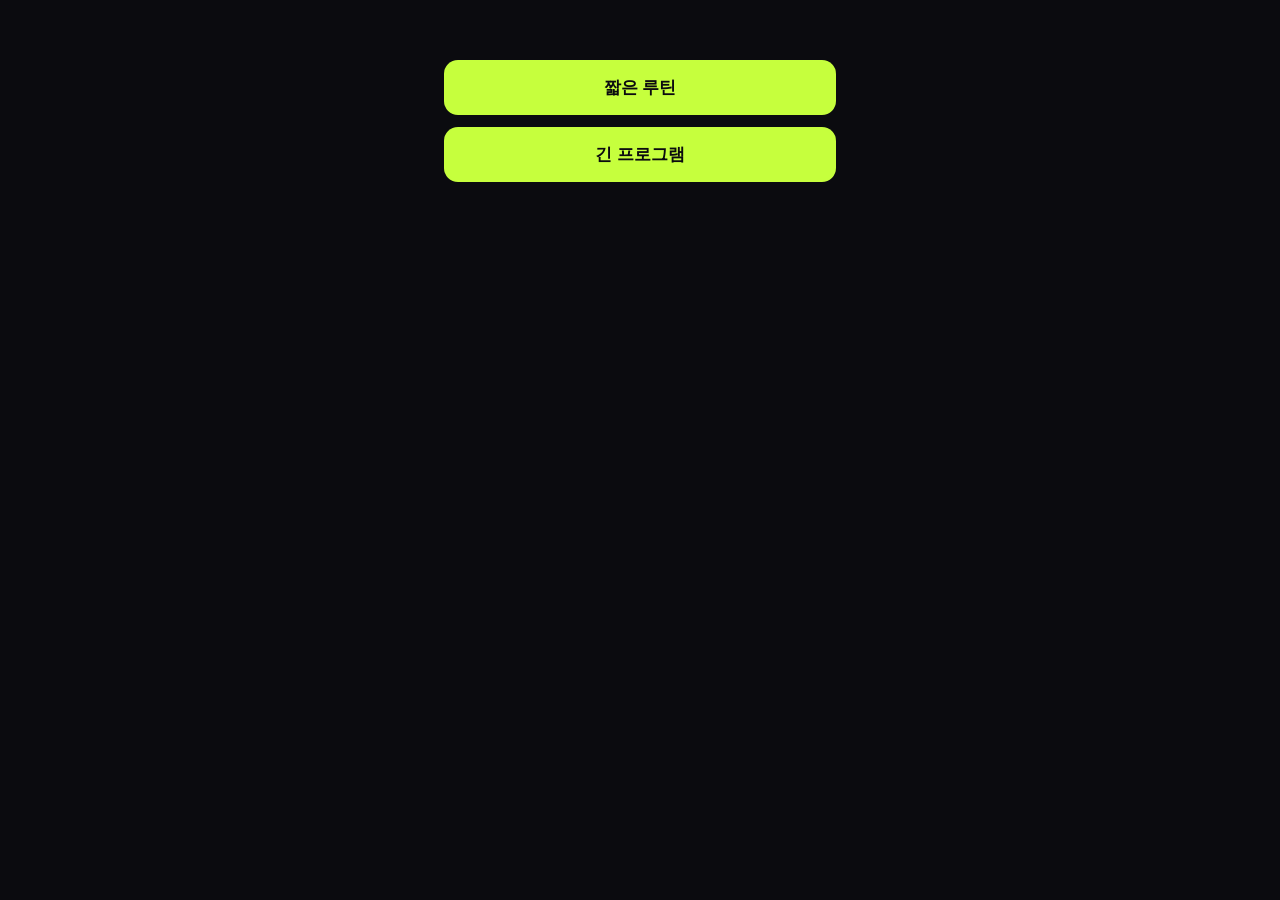
<file: share-test.html>
<!doctype html>
<html lang="ko"><head><meta charset="utf-8"><meta name="viewport" content="width=device-width, initial-scale=1"><meta name="robots" content="noindex"><title>공유 시험</title>
<style>body{background:#0B0B0F;color:#F2F2F5;font:17px -apple-system,sans-serif;margin:0;padding:48px 16px}a{display:block;background:#C6FF3D;color:#0B0B0F;font-weight:900;text-align:center;text-decoration:none;border-radius:14px;padding:16px;margin:12px auto;max-width:360px}</style></head>
<body><a href="/s?v=2#[base64]">짧은 루틴</a><a href="/s?v=2#[base64]">긴 프로그램</a></body></html>
</file>
<file: styles.css>
/* 쇠친 — 마케팅 사이트. 다크 테마 하나만 (의도). */

:root {
  --bg: #0B0B0F;
  --surface: #16161C;
  --border: #2A2A33;
  --text: #F2F2F5;
  --muted: #9A9AA6;
  --faint: #5C5C68;
  --lime: #C6FF3D;
  --sans: "Noto Sans KR", -apple-system, BlinkMacSystemFont, "Apple SD Gothic Neo", "Malgun Gothic", sans-serif;
  --display: "Black Han Sans", var(--sans);
  --num: "Chakra Petch", "SF Mono", Menlo, monospace;
  --wrap: 1120px;
  --gutter: 20px;
}

* { box-sizing: border-box; }

html { color-scheme: dark; -webkit-text-size-adjust: 100%; scroll-behavior: smooth; }

body {
  margin: 0;
  background: var(--bg);
  color: var(--text);
  font-family: var(--sans);
  font-weight: 500;
  font-size: 16px;
  line-height: 1.7;
  word-break: keep-all;
  overflow-wrap: anywhere;
}

img { max-width: 100%; height: auto; display: block; }
a { color: inherit; text-decoration: none; }
a:hover { text-decoration: underline; text-underline-offset: 0.2em; }
h1, h2, h3, h4, p, ul, ol, dl, figure { margin: 0; }
ul, ol { padding: 0; list-style: none; }
strong { font-weight: 700; }
.num { font-family: var(--num); font-weight: 700; letter-spacing: 0.02em; }

.wrap {
  max-width: var(--wrap);
  margin: 0 auto;
  padding-inline: var(--gutter);
}

/* 헤더 */
.site-header {
  border-bottom: 1px solid var(--border);
}
.site-header .wrap {
  display: flex;
  align-items: center;
  justify-content: space-between;
  height: 64px;
}
.wordmark {
  font-weight: 900;
  font-size: 24px;
  letter-spacing: -0.02em;
  line-height: 1;
}
.wordmark:hover { text-decoration: none; }
.wordmark .ac { color: var(--lime); }
.site-header nav a {
  font-size: 14px;
  font-weight: 700;
  color: var(--muted);
}
.site-header nav a:hover { color: var(--text); }

/* 공통 섹션 */
section { padding-block: 72px; }
section + section { border-top: 1px solid var(--border); }
.section-title {
  font-size: 28px;
  font-weight: 900;
  letter-spacing: -0.02em;
  line-height: 1.3;
  margin-bottom: 32px;
}
.note {
  margin-top: 14px;
  font-size: 13px;
  color: var(--faint);
}

/* 헤드라인 (Black Han Sans) */
.hero h1,
.pitch h2,
#maker h2,
#download h2 {
  font-family: var(--display);
  font-weight: 400;
  letter-spacing: -0.01em;
  line-height: 1.12;
}

/* 히어로 */
.hero { padding-block: 64px 72px; }
.hero h1 {
  font-size: clamp(48px, 13vw, 104px);
  line-height: 1.05;
}
.hero .sub {
  margin-top: 24px;
  font-size: 18px;
  font-weight: 700;
  color: var(--muted);
  max-width: 30ch;
}
.hero .sub .num { font-size: 19px; color: var(--text); }
.cta-row {
  display: flex;
  flex-wrap: wrap;
  gap: 12px;
  margin-top: 32px;
}
/* 스토어 링크 공통: 히어로 버튼 4개/배지 모두 같은 표면·테두리·호버 */
.store-link {
  display: inline-flex;
  align-items: center;
  border: 1px solid var(--border);
  background: var(--surface);
  color: var(--text);
  white-space: nowrap;
  transition: background-color 120ms ease, border-color 120ms ease, transform 120ms ease;
}
.store-link:hover,
.store-link:focus-visible {
  text-decoration: none;
  background: #1E1E26;
  border-color: #3A3A44;
  transform: translateY(-1px);
}
.store-link:focus-visible { outline: 2px solid var(--lime); outline-offset: 2px; }
.store-mark { flex: none; width: 18px; height: 18px; }

/* 히어로 버튼 */
.store-btn {
  justify-content: center;
  gap: 10px;
  height: 52px;
  padding-inline: 22px;
  border-radius: 14px;
  font-weight: 700;
  font-size: 16px;
}

/* 스크린샷 프레임: 화면마다 여백이 달라도 틀은 같게 */
.frame {
  aspect-ratio: 1290 / 2796;
  width: 100%;
  overflow: hidden;
  border-radius: 18px;
  border: 1px solid var(--border);
  background: var(--surface);
}
.frame img {
  width: 100%;
  height: 100%;
  object-fit: cover;
  object-position: top;
}
.frames {
  display: grid;
  grid-template-columns: repeat(2, minmax(0, 1fr));
  gap: 12px;
  align-items: start;
}

/* 메시지 섹션 */
.pitch .wrap {
  display: grid;
  grid-template-columns: 1fr;
  gap: 36px;
  align-items: start;
}
.pitch h2 { font-size: clamp(34px, 8.5vw, 60px); }
.pitch .proof {
  margin-top: 20px;
  font-size: 18px;
  font-weight: 700;
  line-height: 1.6;
  max-width: 30ch;
}
.pitch .proof .num { color: var(--lime); }
.pitch .facts {
  margin-top: 16px;
  font-size: 15px;
  color: var(--muted);
  max-width: 36ch;
}

/* 만든 사람 */
#maker h2 { font-size: clamp(30px, 7.4vw, 56px); max-width: 22ch; }
.maker-body {
  margin-top: 24px;
  max-width: 44ch;
  font-size: 17px;
  color: var(--muted);
}
.maker-body p + p { margin-top: 12px; }
.maker-body .num { color: var(--text); }

/* 다운로드 */
#download .wrap {
  display: grid;
  grid-template-columns: 1fr;
  gap: 36px;
  align-items: center;
}
#download h2 { font-size: clamp(40px, 10vw, 72px); }
.store-row {
  display: grid;
  grid-template-columns: 1fr;
  gap: 12px;
  margin-top: 28px;
  max-width: 480px;
}
.store {
  gap: 16px;
  height: 72px;
  padding-inline: 24px;
  border-radius: 16px;
  line-height: 1.2;
}
.store .store-mark { width: 26px; height: 26px; }
.store-text { display: flex; flex-direction: column; justify-content: center; }
.store-k { font-size: 12px; font-weight: 700; opacity: 0.75; text-transform: uppercase; letter-spacing: 0.04em; }
.store-n { font-size: 24px; font-weight: 900; letter-spacing: -0.01em; }
.download-frame { width: min(260px, 66vw); margin: 0 auto; }

/* FAQ */
.faq details {
  border-top: 1px solid var(--border);
}
.faq details:last-child { border-bottom: 1px solid var(--border); }
.faq summary {
  list-style: none;
  cursor: pointer;
  padding-block: 18px;
  font-weight: 700;
  font-size: 17px;
  display: flex;
  justify-content: space-between;
  gap: 16px;
  align-items: center;
}
.faq summary::-webkit-details-marker { display: none; }
.faq summary::after {
  content: "+";
  font-family: var(--num);
  font-size: 20px;
  color: var(--faint);
  flex: none;
  line-height: 1;
}
.faq details[open] summary::after { content: "−"; }
.faq details p {
  color: var(--muted);
  padding-bottom: 20px;
  max-width: 64ch;
}

/* 푸터 */
.site-footer {
  border-top: 1px solid var(--border);
  padding-block: 32px;
  font-size: 14px;
  color: var(--faint);
}
.site-footer .wrap {
  display: flex;
  flex-wrap: wrap;
  justify-content: space-between;
  gap: 12px 24px;
}
.site-footer nav { display: flex; gap: 20px; }
.site-footer a { color: var(--muted); }
.site-footer a:hover { color: var(--text); }

/* 개인정보처리방침 */
.doc {
  max-width: 68ch;
  margin: 0 auto;
  padding: 56px var(--gutter) 80px;
}
.doc h1 {
  font-size: 32px;
  font-weight: 900;
  letter-spacing: -0.02em;
  line-height: 1.3;
  margin-bottom: 8px;
}
.doc .meta {
  color: var(--faint);
  font-size: 14px;
  margin-bottom: 32px;
}
.doc .meta span { display: block; }
.doc h2 {
  font-size: 20px;
  font-weight: 900;
  letter-spacing: -0.01em;
  margin: 48px 0 12px;
  line-height: 1.4;
}
.doc h3 {
  font-size: 16px;
  font-weight: 700;
  margin: 24px 0 8px;
}
.doc p { margin-bottom: 12px; }
.doc .key {
  padding: 16px 20px;
  background: var(--surface);
  border: 1px solid var(--border);
  border-radius: 12px;
  margin: 20px 0;
}
.doc .key li { padding-left: 16px; position: relative; }
.doc .key li + li { margin-top: 8px; }
.doc .key li::before {
  content: "";
  position: absolute;
  left: 0;
  top: 0.75em;
  width: 6px;
  height: 6px;
  border-radius: 50%;
  background: var(--lime);
}
.doc ul.plain li { padding-left: 16px; position: relative; }
.doc ul.plain li::before {
  content: "·";
  position: absolute;
  left: 2px;
  color: var(--faint);
}
.doc .table-wrap { overflow-x: auto; margin: 12px 0 16px; }
.doc table {
  width: 100%;
  border-collapse: collapse;
  font-size: 15px;
  line-height: 1.55;
}
.doc th, .doc td {
  text-align: left;
  vertical-align: top;
  padding: 10px 12px;
  border-bottom: 1px solid var(--border);
}
.doc th {
  font-weight: 700;
  color: var(--muted);
  background: var(--surface);
  white-space: nowrap;
}
.doc td:first-child { font-weight: 700; white-space: nowrap; }
.doc a { text-decoration: underline; text-underline-offset: 0.2em; }
.doc .contact { font-size: 15px; }

/* 좁은 화면: 3열 표는 행마다 세로로 쌓는다 */
@media (max-width: 640px) {
  .doc table.stack thead { display: none; }
  .doc table.stack tr { display: block; padding: 12px 0; border-bottom: 1px solid var(--border); }
  .doc table.stack td { display: block; padding: 2px 0; border: 0; white-space: normal; }
  .doc table.stack td::before {
    content: attr(data-label);
    display: block;
    font-size: 12px;
    font-weight: 700;
    color: var(--faint);
  }
  .doc table.stack td:first-child { font-size: 16px; }
  .doc table.stack td:first-child::before { display: none; }
  .doc table.stack td + td { margin-top: 6px; }
}

/* 데스크톱 */
@media (min-width: 820px) {
  :root { --gutter: 32px; }
  section { padding-block: 104px; }
  .section-title { font-size: 34px; margin-bottom: 40px; }

  .hero { padding-block: 112px 120px; }
  .hero h1 { font-size: clamp(88px, 9vw, 120px); }
  .hero .sub { font-size: 22px; margin-top: 28px; }
  .hero .sub .num { font-size: 23px; }

  .pitch .wrap {
    grid-template-columns: minmax(0, 1fr) 480px;
    gap: 56px;
    align-items: center;
  }
  .pitch h2 { font-size: 54px; }
  .pitch .proof { font-size: 21px; margin-top: 28px; }
  .pitch .facts { font-size: 16px; margin-top: 20px; }
  .frames { gap: 20px; }

  #maker h2 { font-size: 56px; max-width: none; }
  .maker-body { margin-top: 32px; font-size: 19px; }

  #download .wrap {
    grid-template-columns: minmax(0, 1fr) 300px;
    gap: 72px;
  }
  #download h2 { font-size: 80px; }
  .store-row { grid-template-columns: repeat(2, minmax(0, 1fr)); gap: 16px; max-width: 560px; margin-top: 36px; }
  .store { height: 84px; }
  .store .store-mark { width: 30px; height: 30px; }
  .store-n { font-size: 28px; }
  .download-frame { width: 300px; margin: 0; }

  .faq { max-width: 760px; }
}

/* 로고 록업(brand 변형): 마크 라임 + 글자 흰색 */
.wordmark{display:inline-flex;align-items:center;gap:10px}
.wordmark .mark{fill:#C6FF3D;flex:none}

/* 출시 전 스토어 버튼 (Google Play 비공개 테스트 중) */
.store-link.is-soon { opacity: .45; pointer-events: none; cursor: default; }

/* 히어로 크레딧 한 줄 (10/23, B안) */
.hero .kicker { color: var(--lime); font-weight: 700; font-size: 14px; letter-spacing: .02em; margin-bottom: 14px; }
@media (min-width: 900px) { .hero .kicker { font-size: 16px; margin-bottom: 18px; } }
</file>
